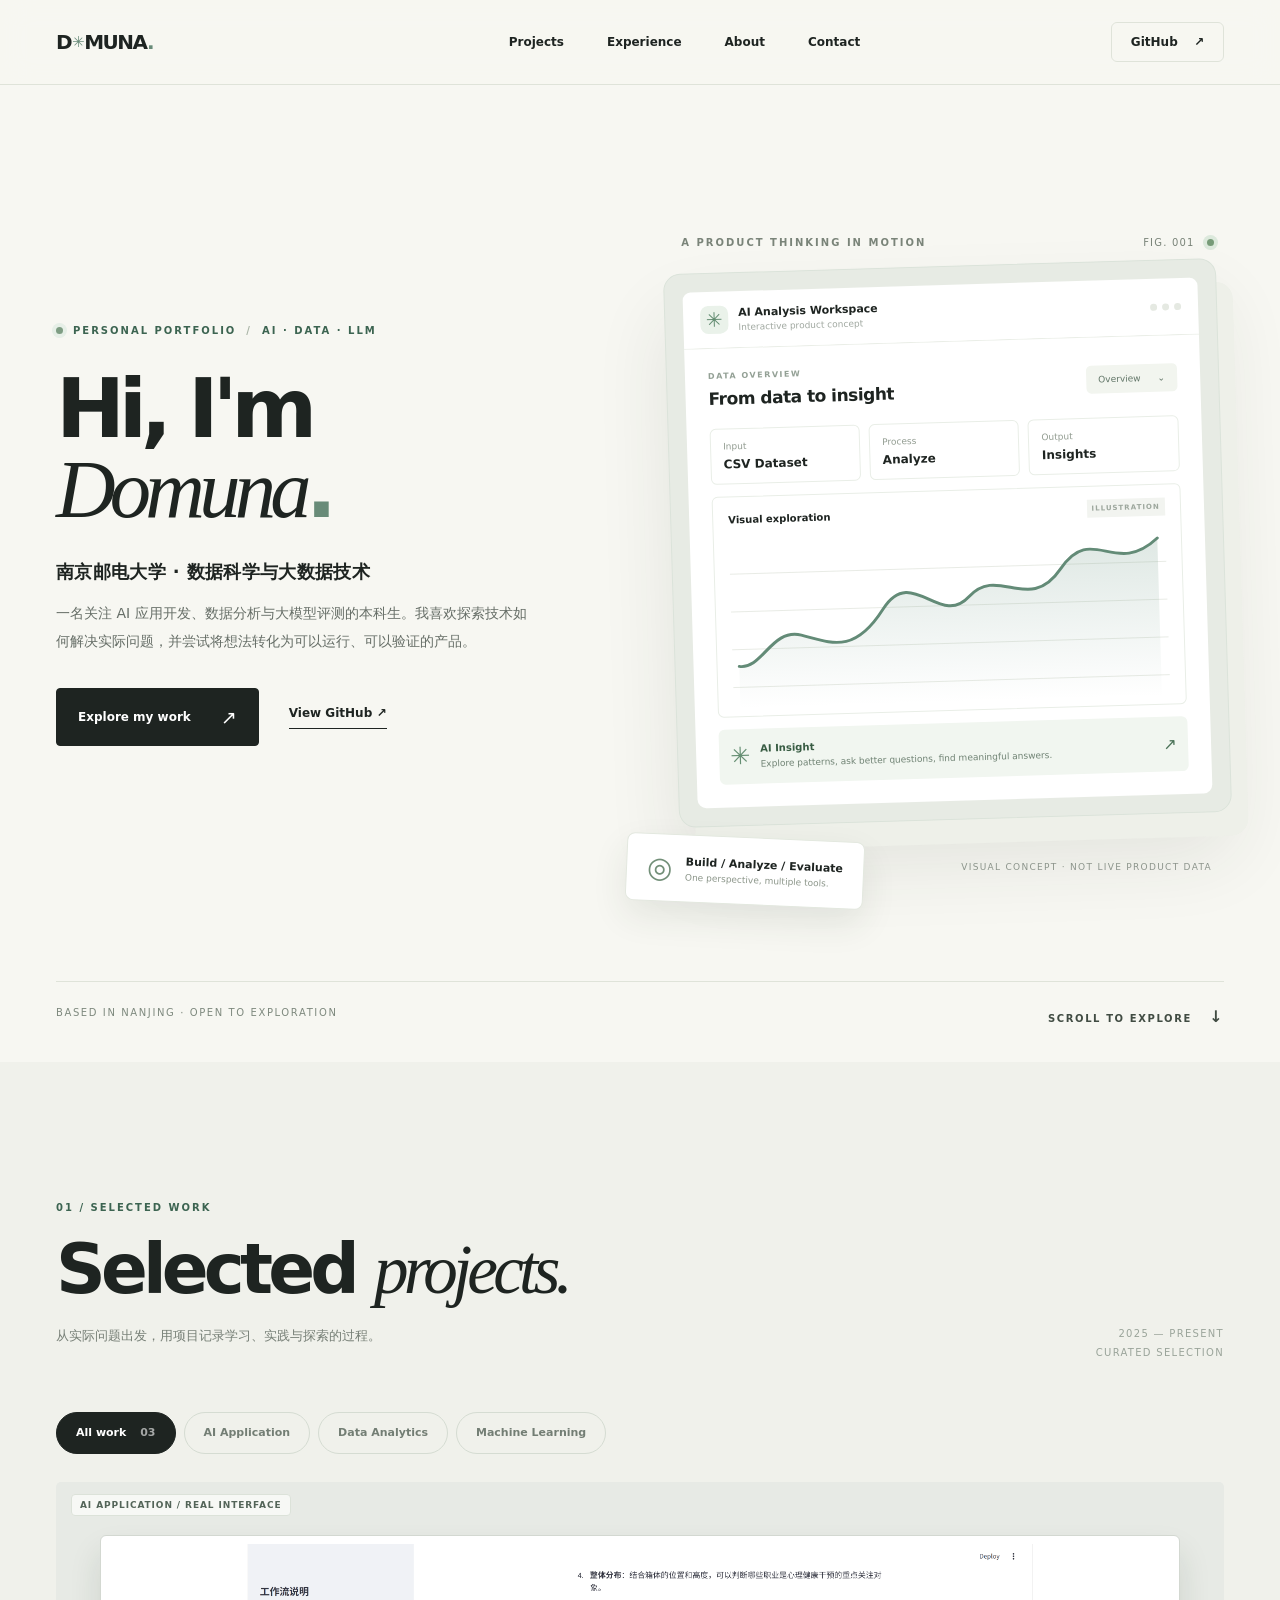
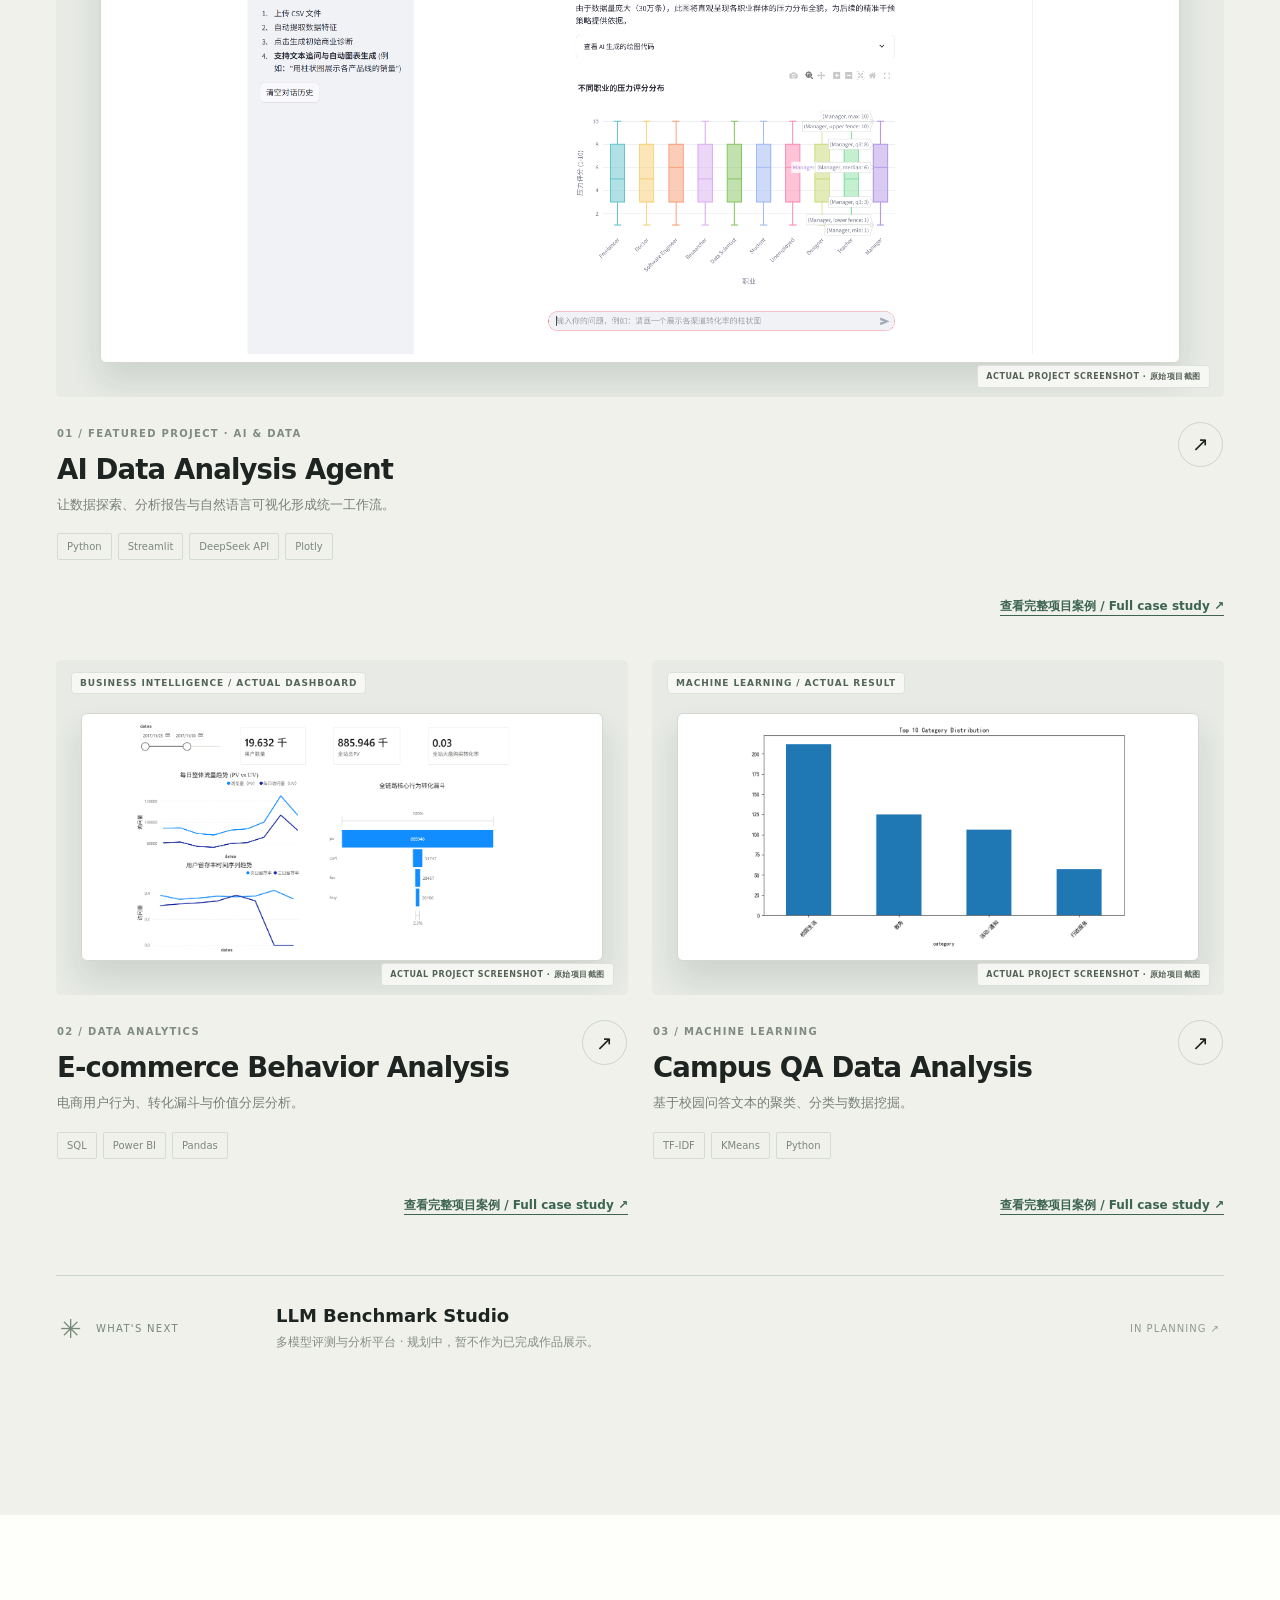
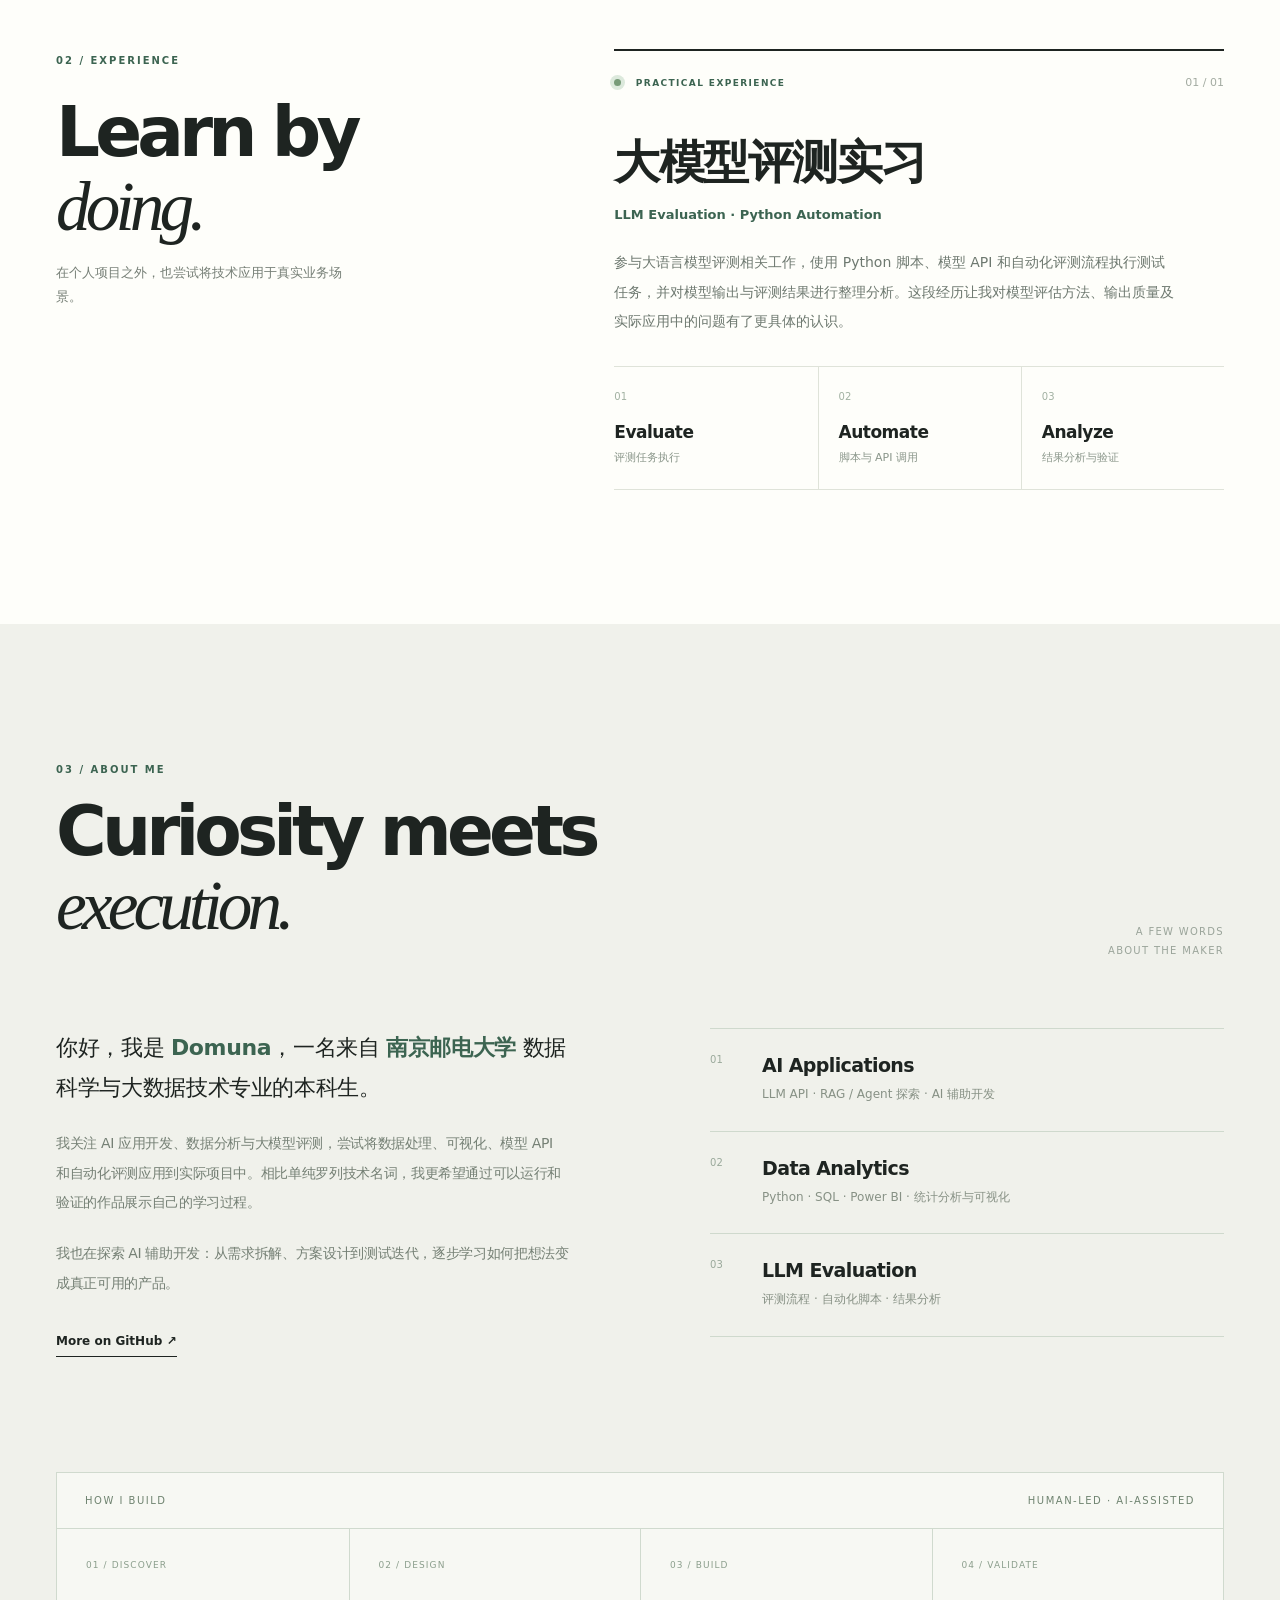
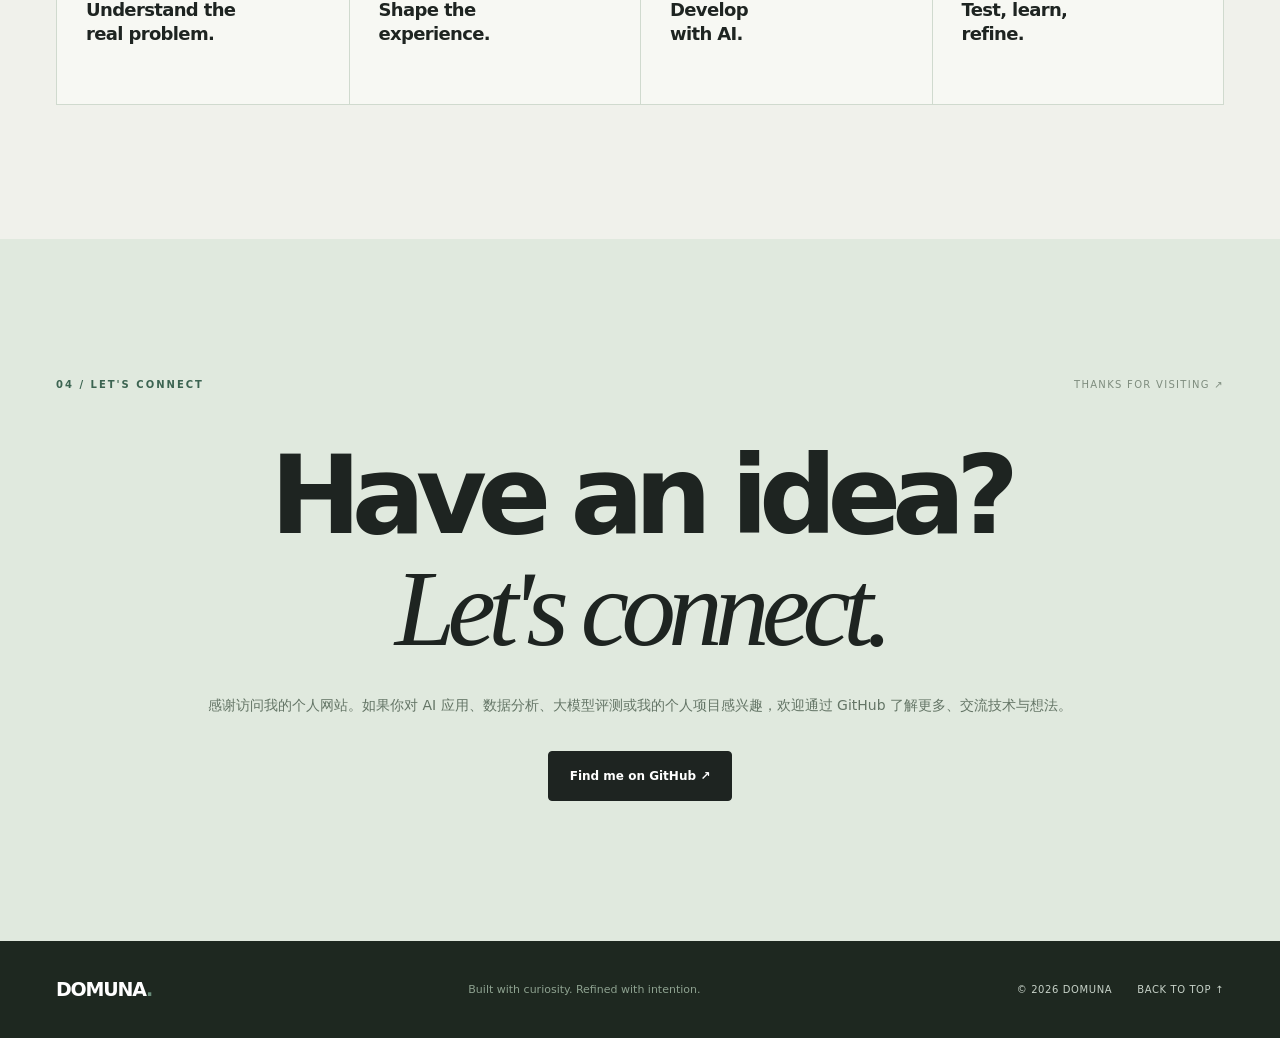
<file: index.html>
<!doctype html>
<html lang="zh-CN">
<head>
  <meta charset="UTF-8" />
  <meta name="viewport" content="width=device-width, initial-scale=1, viewport-fit=cover" />
  <meta name="theme-color" content="#f7f7f2" />
  <meta name="description" content="Domuna 的 AI 与数据作品集：AI 应用开发、数据分析和大模型评测实践。" />
  <link rel="canonical" href="https://domuna.github.io/" />
  <meta name="robots" content="index,follow,max-image-preview:large" />
  <meta property="og:type" content="website" />
  <meta property="og:site_name" content="Domuna · Personal Portfolio" />
  <meta property="og:title" content="Domuna — AI & Data Portfolio" />
  <meta property="og:description" content="南京邮电大学数据科学与大数据技术专业学生的个人作品集：AI 应用开发、数据分析与大模型评测实践。" />
  <meta property="og:url" content="https://domuna.github.io/" />
  <meta property="og:image" content="https://domuna.github.io/social-cover.svg" />
  <meta property="og:image:width" content="1200" />
  <meta property="og:image:height" content="630" />
  <meta name="twitter:card" content="summary_large_image" />
  <meta name="twitter:title" content="Domuna — AI & Data Portfolio" />
  <meta name="twitter:description" content="AI 应用开发、数据分析与大模型评测项目作品集" />
  <meta name="twitter:image" content="https://domuna.github.io/social-cover.svg" />
  <title>Domuna — AI & Data Portfolio</title>
  <link rel="icon" type="image/svg+xml" href="./favicon.svg" />
  <link rel="stylesheet" href="./styles.css" />
  <script src="./script.js" defer></script>
</head>
<body>
  <div class="progress-track" aria-hidden="true"><div id="scrollProgress"></div></div>
  <header class="site-header" id="top">
    <div class="container header-inner">
      <a class="wordmark" href="#top" aria-label="Domuna，回到首页">D<span class="wordmark-star">✳</span>MUNA<span class="wordmark-dot">.</span></a>
      <nav class="desktop-nav" aria-label="主要导航">
        <a href="#work">Projects</a><a href="#experience">Experience</a><a href="#about">About</a><a href="#contact">Contact</a>
      </nav>
      <div class="header-actions">
        <a href="https://github.com/Domuna" target="_blank" rel="noopener noreferrer" class="header-github">GitHub <span aria-hidden="true">↗</span></a>
        <button class="menu-toggle" id="menuToggle" aria-controls="mobileNav" aria-expanded="false" aria-label="打开导航菜单"><span></span><span></span></button>
      </div>
    </div>
    <nav id="mobileNav" class="mobile-nav" aria-label="移动端导航" hidden>
      <a href="#work">Projects <span>01</span></a><a href="#experience">Experience <span>02</span></a><a href="#about">About <span>03</span></a><a href="#contact">Contact <span>04</span></a>
    </nav>
  </header>
  <main>
    <section class="hero container" aria-labelledby="heroTitle">
      <div class="hero-copy reveal">
        <div class="eyebrow"><span class="eyebrow-mark"></span>PERSONAL PORTFOLIO <span class="eyebrow-divider">/</span> AI · DATA · LLM</div>
        <h1 id="heroTitle">Hi, I'm<br/><em>Domuna</em><span class="display-dot">.</span></h1>
        <p class="hero-zh">南京邮电大学 · 数据科学与大数据技术</p>
        <p class="hero-description">一名关注 AI 应用开发、数据分析与大模型评测的本科生。我喜欢探索技术如何解决实际问题，并尝试将想法转化为可以运行、可以验证的产品。</p>
        <div class="hero-links">
          <a class="primary-button" href="#work">Explore my work <span aria-hidden="true">↗</span></a>
          <a class="text-link" href="https://github.com/Domuna" target="_blank" rel="noopener noreferrer">View GitHub <span aria-hidden="true">↗</span></a>
        </div>
      </div>
      <div class="hero-showcase reveal" aria-label="产品工作流程的概念可视化，不代表真实项目运行结果">
        <div class="showcase-topline"><span class="small-caps">A PRODUCT THINKING IN MOTION</span><span class="showcase-index">FIG. 001 <span class="signal-dot"></span></span></div>
        <div class="dashboard-shell">
          <div class="dash-heading"><div class="dash-app-icon">✳</div><div><strong>AI Analysis Workspace</strong><span>Interactive product concept</span></div><div class="window-controls"><i></i><i></i><i></i></div></div>
          <div class="dash-inner">
            <div class="dash-toolbar"><div class="toolbar-text"><span class="tiny-label">DATA OVERVIEW</span><strong>From data to insight</strong></div><div class="fake-dropdown">Overview <span>⌄</span></div></div>
            <div class="dash-metrics"><div><span>Input</span><strong>CSV Dataset</strong></div><div><span>Process</span><strong>Analyze</strong></div><div><span>Output</span><strong>Insights</strong></div></div>
            <div class="chart-block"><div class="chart-header"><span>Visual exploration</span><span class="chart-badge">ILLUSTRATION</span></div><svg class="hero-graph" viewBox="0 0 520 205" role="img" aria-label="示意趋势折线图，并非真实统计数据" preserveAspectRatio="none"><defs><linearGradient id="areaFill" x1="0" x2="0" y1="0" y2="1"><stop offset="0%" stop-color="#789f8e" stop-opacity=".24"/><stop offset="100%" stop-color="#789f8e" stop-opacity="0"/></linearGradient></defs><g stroke="#e4e8e1" stroke-width="1"><path d="M0 45H520M0 90H520M0 135H520M0 180H520" /></g><path d="M8 155 C35 160 48 110 83 120 S145 145 181 92 S248 117 284 80 S355 104 394 50 S458 63 510 17 L510 205L8 205Z" fill="url(#areaFill)"/><path class="animated-chart-path" d="M8 155 C35 160 48 110 83 120 S145 145 181 92 S248 117 284 80 S355 104 394 50 S458 63 510 17" fill="none" stroke="#638b77" stroke-width="3.5" stroke-linecap="round"/></svg></div>
            <div class="dash-insight"><span class="insight-icon">✳</span><p><strong>AI Insight</strong><br/>Explore patterns, ask better questions, find meaningful answers.</p><span aria-hidden="true">↗</span></div>
          </div>
        </div>
        <div class="floating-note"><span class="float-orbit" aria-hidden="true">◎</span><div><strong>Build / Analyze / Evaluate</strong><small>One perspective, multiple tools.</small></div></div>
        <div class="concept-note">VISUAL CONCEPT · NOT LIVE PRODUCT DATA</div>
      </div>
      <div class="hero-footer"><span>BASED IN NANJING · OPEN TO EXPLORATION</span><a href="#work">SCROLL TO EXPLORE <span>↓</span></a></div>
    </section>

    <section class="section work-section" id="work" aria-labelledby="workTitle">
      <div class="container">
        <div class="section-head reveal"><div><span class="section-number">01 / SELECTED WORK</span><h2 id="workTitle">Selected <em>projects.</em></h2><p>从实际问题出发，用项目记录学习、实践与探索的过程。</p></div><span class="section-aside">2025 — PRESENT<br/>CURATED SELECTION</span></div>
        <div class="filters" role="group" aria-label="筛选项目">
          <button class="filter active" data-filter="all" aria-pressed="true">All work <span>03</span></button>
          <button class="filter" data-filter="ai" aria-pressed="false">AI Application</button>
          <button class="filter" data-filter="data" aria-pressed="false">Data Analytics</button>
          <button class="filter" data-filter="ml" aria-pressed="false">Machine Learning</button>
        </div>
        <div class="projects-grid" id="projectsGrid">
          <article class="project-card project-featured reveal" data-categories="ai data">
            <button class="project-open" data-project="agent" aria-label="查看 AI Data Analysis Agent 项目详情">
              <div class="project-art real-screenshot-art agent-art">
 <span class="art-corner-label">AI APPLICATION / REAL INTERFACE</span>
 <div class="real-screenshot-frame"><img src="./assets/agent-visualization.png" alt="AI Data Analysis Agent 真实运行截图：Streamlit 页面生成的 Plotly 图表" loading="lazy" decoding="async"></div>
 <span class="visual-disclaimer">ACTUAL PROJECT SCREENSHOT · 原始项目截图</span>
 </div>
 <div class="project-info"><div><span class="project-meta">01 / FEATURED PROJECT · AI & DATA</span><h3>AI Data Analysis Agent</h3><p>让数据探索、分析报告与自然语言可视化形成统一工作流。</p><div class="tag-list"><span>Python</span><span>Streamlit</span><span>DeepSeek API</span><span>Plotly</span></div></div><span class="project-arrow" aria-hidden="true">↗</span></div>
            </button>
            <div class="featured-case-link"><a href="./projects/ai-data-analysis-agent/">查看完整项目案例 / Full case study <span aria-hidden="true">↗</span></a></div>
          </article>
          <article class="project-card reveal" data-categories="data">
            <button class="project-open" data-project="ecommerce" aria-label="查看 E-commerce Behavior Analysis 项目详情">
              <div class="project-art real-screenshot-art commerce-art">
 <span class="art-corner-label">BUSINESS INTELLIGENCE / ACTUAL DASHBOARD</span>
 <div class="real-screenshot-frame"><img src="./assets/ecommerce-funnel.png" alt="电商用户行为分析项目真实 Power BI 流量与转化漏斗看板" loading="lazy" decoding="async"></div>
 <span class="visual-disclaimer">ACTUAL PROJECT SCREENSHOT · 原始项目截图</span>
 </div>
 <div class="project-info"><div><span class="project-meta">02 / DATA ANALYTICS</span><h3>E-commerce Behavior Analysis</h3><p>电商用户行为、转化漏斗与价值分层分析。</p><div class="tag-list"><span>SQL</span><span>Power BI</span><span>Pandas</span></div></div><span class="project-arrow" aria-hidden="true">↗</span></div>
            </button>
            <div class="featured-case-link"><a href="./projects/ecommerce-behavior-analysis/">查看完整项目案例 / Full case study <span aria-hidden="true">↗</span></a></div>
          </article>
          <article class="project-card reveal" data-categories="data ml">
            <button class="project-open" data-project="campus" aria-label="查看 Campus QA Data Analysis 项目详情">
              <div class="project-art real-screenshot-art campus-art">
 <span class="art-corner-label">MACHINE LEARNING / ACTUAL RESULT</span>
 <div class="real-screenshot-frame"><img src="./assets/campus-categories.png" alt="校园问答文本数据挖掘项目实际生成的问题类型分布统计图" loading="lazy" decoding="async"></div>
 <span class="visual-disclaimer">ACTUAL PROJECT SCREENSHOT · 原始项目截图</span>
 </div>
 <div class="project-info"><div><span class="project-meta">03 / MACHINE LEARNING</span><h3>Campus QA Data Analysis</h3><p>基于校园问答文本的聚类、分类与数据挖掘。</p><div class="tag-list"><span>TF-IDF</span><span>KMeans</span><span>Python</span></div></div><span class="project-arrow" aria-hidden="true">↗</span></div>
            </button>
            <div class="featured-case-link"><a href="./projects/campus-qa-data-analysis/">查看完整项目案例 / Full case study <span aria-hidden="true">↗</span></a></div>
          </article>
        </div>
        <div id="emptyResults" class="empty-results" hidden>这个分类暂时没有更多公开项目。</div>
        <div class="future-strip reveal"><div class="future-label"><span class="small-orbit">✳</span><span>WHAT'S NEXT</span></div><div><strong>LLM Benchmark Studio</strong><p>多模型评测与分析平台 · 规划中，暂不作为已完成作品展示。</p></div><span class="future-status">IN PLANNING ↗</span></div>
      </div>
    </section>

    <section class="section experience-section" id="experience" aria-labelledby="experienceTitle"><div class="container experience-layout"><div class="section-sticky reveal"><span class="section-number">02 / EXPERIENCE</span><h2 id="experienceTitle">Learn by<br/><em>doing.</em></h2><p>在个人项目之外，也尝试将技术应用于真实业务场景。</p></div><div class="experience-content reveal"><div class="exp-top"><span class="exp-pill"><span class="signal-dot"></span> PRACTICAL EXPERIENCE</span><span class="exp-index">01 / 01</span></div><h3>大模型评测实习</h3><p class="exp-sub">LLM Evaluation · Python Automation</p><p class="exp-description">参与大语言模型评测相关工作，使用 Python 脚本、模型 API 和自动化评测流程执行测试任务，并对模型输出与评测结果进行整理分析。这段经历让我对模型评估方法、输出质量及实际应用中的问题有了更具体的认识。</p><div class="exp-steps"><div><span>01</span><strong>Evaluate</strong><small>评测任务执行</small></div><div><span>02</span><strong>Automate</strong><small>脚本与 API 调用</small></div><div><span>03</span><strong>Analyze</strong><small>结果分析与验证</small></div></div></div></div></section>

    <section class="section about-section" id="about" aria-labelledby="aboutTitle"><div class="container"><div class="section-head reveal"><div><span class="section-number">03 / ABOUT ME</span><h2 id="aboutTitle">Curiosity meets<br/><em>execution.</em></h2></div><span class="section-aside">A FEW WORDS<br/>ABOUT THE MAKER</span></div><div class="about-grid"><div class="about-intro reveal">
<p>你好，我是 <span>Domuna</span>，一名来自 <span>南京邮电大学</span> 数据科学与大数据技术专业的本科生。</p>
<p>我关注 AI 应用开发、数据分析与大模型评测，尝试将数据处理、可视化、模型 API 和自动化评测应用到实际项目中。相比单纯罗列技术名词，我更希望通过可以运行和验证的作品展示自己的学习过程。</p>
<p>我也在探索 AI 辅助开发：从需求拆解、方案设计到测试迭代，逐步学习如何把想法变成真正可用的产品。</p>
<a class="underlined-link" href="https://github.com/Domuna" target="_blank" rel="noopener noreferrer">More on GitHub ↗</a></div><div class="capabilities reveal"><div class="cap-line"><span>01</span><div><h3>AI Applications</h3><p>LLM API · RAG / Agent 探索 · AI 辅助开发</p></div></div><div class="cap-line"><span>02</span><div><h3>Data Analytics</h3><p>Python · SQL · Power BI · 统计分析与可视化</p></div></div><div class="cap-line"><span>03</span><div><h3>LLM Evaluation</h3><p>评测流程 · 自动化脚本 · 结果分析</p></div></div></div></div><div class="process-block reveal"><div class="process-head"><span>HOW I BUILD</span><span>HUMAN-LED · AI-ASSISTED</span></div><div class="process-grid"><div><span>01 / DISCOVER</span><strong>Understand the<br/>real problem.</strong></div><div><span>02 / DESIGN</span><strong>Shape the<br/>experience.</strong></div><div><span>03 / BUILD</span><strong>Develop<br/>with AI.</strong></div><div><span>04 / VALIDATE</span><strong>Test, learn,<br/>refine.</strong></div></div></div></div></section>

    <section class="contact-section" id="contact" aria-labelledby="contactTitle"><div class="container contact-inner reveal"><div class="contact-header"><span class="section-number">04 / LET'S CONNECT</span><span>THANKS FOR VISITING ↗</span></div><h2 id="contactTitle">Have an idea?<br/><em>Let's connect.</em></h2><p>感谢访问我的个人网站。如果你对 AI 应用、数据分析、大模型评测或我的个人项目感兴趣，欢迎通过 GitHub 了解更多、交流技术与想法。</p><div class="contact-buttons"><a class="primary-button" href="https://github.com/Domuna" target="_blank" rel="noopener noreferrer">Find me on GitHub ↗</a></div></div></section>
  </main>
  <footer class="site-footer"><div class="container footer-inner"><a class="footer-logo" href="#top">DOMUNA<span>.</span></a><p>Built with curiosity. Refined with intention.</p><div><span>© 2026 DOMUNA</span><a href="#top">BACK TO TOP ↑</a></div></div></footer>

  <dialog class="project-dialog" id="projectDialog" aria-labelledby="dialogTitle"><div class="dialog-scroll"><div class="dialog-top"><span class="dialog-kicker">PROJECT CASE STUDY · PREVIEW</span><button type="button" class="dialog-close" id="closeDialog" aria-label="关闭项目详情">×</button></div><div id="dialogBody"></div></div></dialog>
  <div class="toast" id="toast" role="status" aria-live="polite" hidden></div>
</body>
</html>
</file>
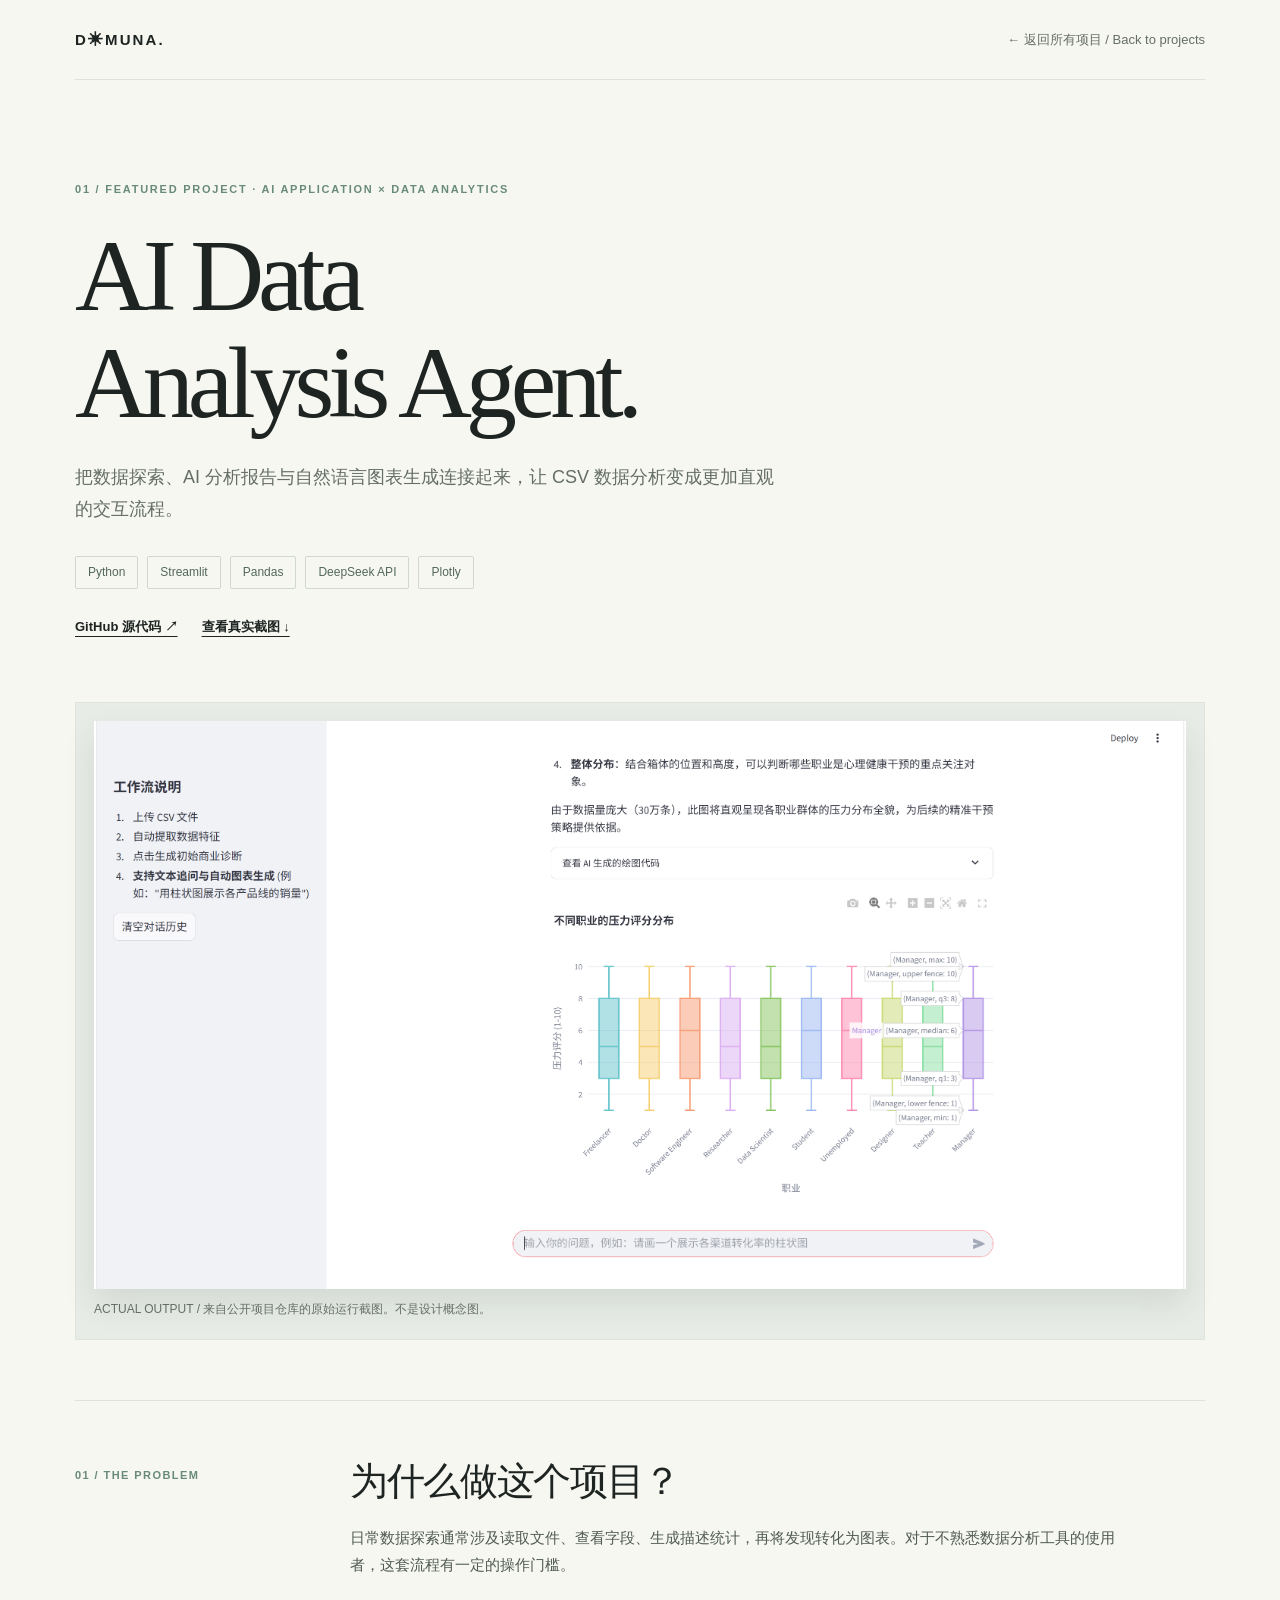
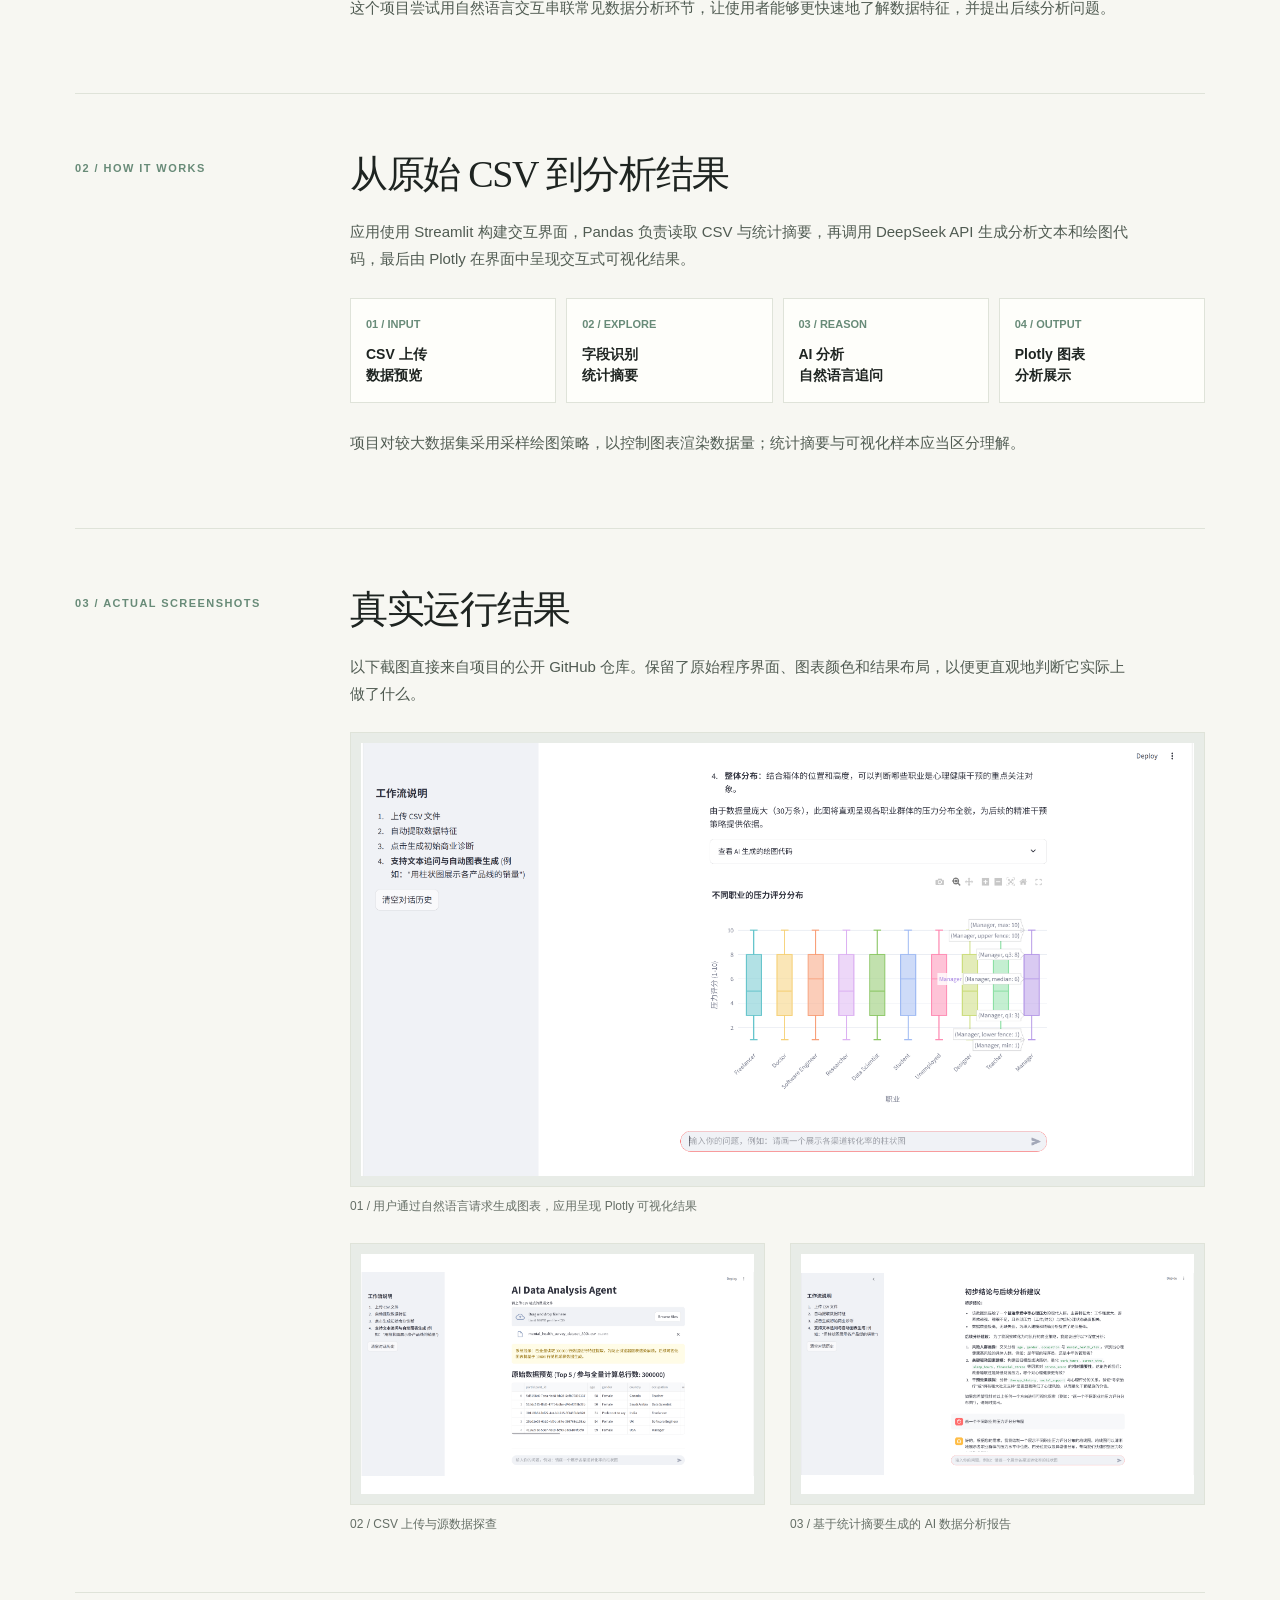
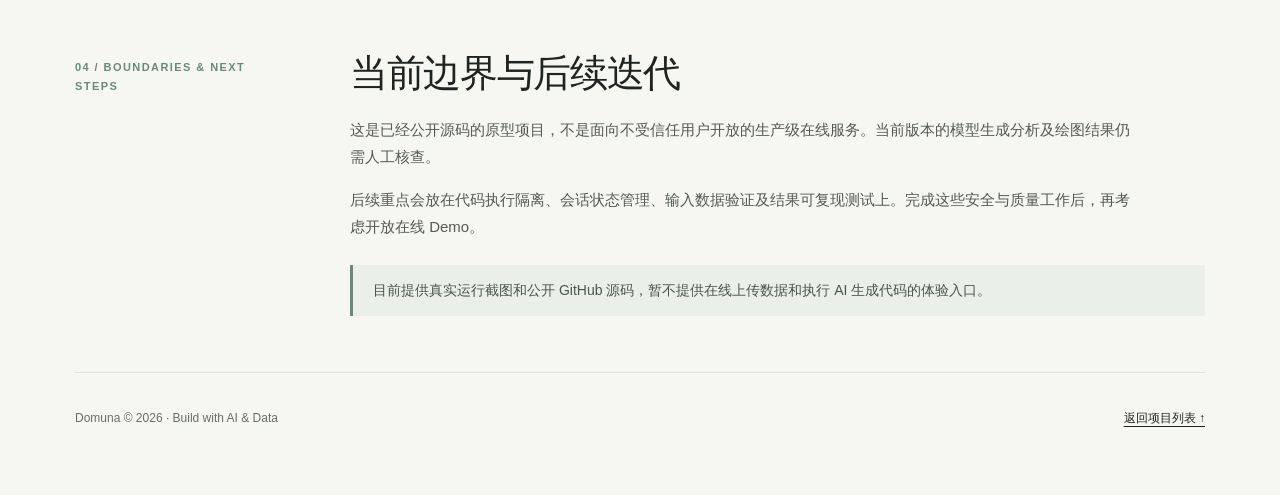
<file: projects/ai-data-analysis-agent/index.html>
<!doctype html>
<html lang="zh-CN">
<head>
<meta charset="UTF-8">
<meta name="viewport" content="width=device-width,initial-scale=1">
<meta name="theme-color" content="#f7f7f2">
<title>AI Data Analysis Agent — Case Study | Domuna</title>
<meta name="description" content="Domuna 的 AI Data Analysis Agent 项目案例：结合 Streamlit、Pandas、DeepSeek API 与 Plotly 的对话式数据分析应用，展示真实运行截图、设计思路与当前局限。">
<link rel="canonical" href="https://domuna.github.io/projects/ai-data-analysis-agent/">
<link rel="icon" type="image/svg+xml" href="../../favicon.svg">
<meta property="og:type" content="article">
<meta property="og:title" content="AI Data Analysis Agent — Domuna">
<meta property="og:description" content="真实项目截图、数据分析工作流与 AI 应用开发案例。">
<meta property="og:url" content="https://domuna.github.io/projects/ai-data-analysis-agent/">
<meta property="og:image" content="https://domuna.github.io/assets/agent-visualization.png">
<style>
:root{color-scheme:light;--bg:#f7f7f2;--ink:#1e2421;--muted:#656e66;--sage:#688b78;--line:#dfe3d9;--paper:#fefefa}
*{box-sizing:border-box}html{scroll-behavior:smooth}body{margin:0;background:var(--bg);color:var(--ink);font-family:Inter,-apple-system,BlinkMacSystemFont,"PingFang SC","Microsoft YaHei",sans-serif;line-height:1.8;-webkit-font-smoothing:antialiased}
a{color:inherit}a:focus-visible{outline:3px solid var(--sage);outline-offset:4px}img{max-width:100%}.wrap{width:min(1130px,calc(100% - 96px));margin-inline:auto}
nav{border-bottom:1px solid var(--line);display:flex;align-items:center;justify-content:space-between;min-height:80px;gap:24px}nav a{text-decoration:none;font-weight:600}nav .brand{letter-spacing:.14em;font-size:15px}nav .back{font-size:13px;color:var(--muted);font-weight:500}
.eyebrow{text-transform:uppercase;letter-spacing:.16em;color:var(--sage);font-size:11px;font-weight:700}.hero{padding:100px 0 48px}.hero h1{font:normal clamp(48px,8vw,106px)/1.05 Georgia,"Times New Roman",serif;letter-spacing:-.06em;max-width:850px;margin:22px 0 24px}.hero p{color:var(--muted);max-width:700px;font-size:18px;margin:0 0 30px}.tags{display:flex;flex-wrap:wrap;gap:9px;margin:20px 0 26px}.tags span{border:1px solid #cfd8cb;border-radius:2px;padding:5px 12px;color:#53685a;font-size:12px}.links{display:flex;gap:24px;flex-wrap:wrap}.links a{text-underline-offset:5px;font-size:13px;font-weight:600}
.hero-image{padding:18px;background:#e8ece7;border:1px solid var(--line);margin:15px 0 60px}.hero-image img{display:block;width:100%;object-fit:contain;background:white;box-shadow:0 15px 30px #1c31221a}.caption{margin-top:10px;font-size:12px;color:var(--muted)}
section.case{display:grid;grid-template-columns:210px 1fr;gap:65px;padding:56px 0;border-top:1px solid var(--line)}section.case h2{font:normal clamp(27px,3vw,38px)/1.3 Georgia,serif;letter-spacing:-.035em;margin:0 0 18px}section.case p{margin:0 0 16px;max-width:780px;color:#505b52;font-size:15px}.side{font-size:11px;letter-spacing:.13em;text-transform:uppercase;color:var(--sage);padding-top:9px;font-weight:700}
.flow{display:grid;grid-template-columns:repeat(4,minmax(0,1fr));gap:10px;margin:26px 0}.flow div{border:1px solid var(--line);background:var(--paper);padding:16px 15px;min-height:105px}.flow b{display:block;font-size:11px;color:var(--sage);margin-bottom:10px}.flow strong{font-size:14px;line-height:1.5;display:block}
.gallery{display:grid;grid-template-columns:1fr 1fr;gap:25px;margin-top:25px}.gallery figure{margin:0;min-width:0}.gallery a{display:block;background:#e8ece7;padding:10px;border:1px solid var(--line);text-decoration:none}.gallery img{display:block;width:100%;height:240px;object-fit:contain;background:white}.gallery figcaption{font-size:12px;color:var(--muted);padding-top:9px}.gallery .wide{grid-column:1/-1}.gallery .wide img{height:auto;max-height:610px;object-fit:contain}
.callout{border-left:3px solid var(--sage);padding:13px 20px;background:#eaf0e8;margin-top:25px;font-size:14px;color:#49564c}
footer{border-top:1px solid var(--line);padding:35px 0 65px;display:flex;align-items:center;justify-content:space-between;gap:20px;font-size:12px;color:var(--muted)}footer a{color:var(--ink);text-underline-offset:4px}
@media(max-width:750px){.wrap{width:calc(100% - 38px)}nav{min-height:65px}.hero{padding:70px 0 28px}.hero h1{font-size:clamp(43px,13vw,74px)}.hero p{font-size:15px}.hero-image{padding:6px;margin-bottom:30px}section.case{display:block;padding:36px 0}.side{margin:0 0 20px}.flow{grid-template-columns:repeat(2,minmax(0,1fr))}.gallery{grid-template-columns:1fr;gap:18px}.gallery .wide{grid-column:1}.gallery img,.gallery .wide img{height:auto;max-height:none}.links{gap:18px}footer{flex-wrap:wrap}}
@media(prefers-reduced-motion:reduce){html{scroll-behavior:auto}}
</style>
</head>
<body>
<div class="wrap">
<nav aria-label="页面导航"><a class="brand" href="../../">D✳MUNA.</a><a class="back" href="../../#work">← 返回所有项目 / Back to projects</a></nav>
<main>
<header class="hero">
<div class="eyebrow">01 / Featured Project · AI Application × Data Analytics</div>
<h1>AI Data<br>Analysis Agent.</h1>
<p>把数据探索、AI 分析报告与自然语言图表生成连接起来，让 CSV 数据分析变成更加直观的交互流程。</p>
<div class="tags"><span>Python</span><span>Streamlit</span><span>Pandas</span><span>DeepSeek API</span><span>Plotly</span></div>
<div class="links"><a href="https://github.com/Domuna/AI-Data-Analysis-Agent" target="_blank" rel="noopener noreferrer">GitHub 源代码 ↗</a><a href="#screenshots">查看真实截图 ↓</a></div>
</header>
<figure class="hero-image"><img src="../../assets/agent-visualization.png" alt="AI Data Analysis Agent 实际运行界面：基于用户自然语言指令生成的 Plotly 图表"><figcaption class="caption">ACTUAL OUTPUT / 来自公开项目仓库的原始运行截图。不是设计概念图。</figcaption></figure>
<section class="case" id="problem"><div class="side">01 / The problem</div><div><h2>为什么做这个项目？</h2><p>日常数据探索通常涉及读取文件、查看字段、生成描述统计，再将发现转化为图表。对于不熟悉数据分析工具的使用者，这套流程有一定的操作门槛。</p><p>这个项目尝试用自然语言交互串联常见数据分析环节，让使用者能够更快速地了解数据特征，并提出后续分析问题。</p></div></section>
<section class="case" id="solution"><div class="side">02 / How it works</div><div><h2>从原始 CSV 到分析结果</h2><p>应用使用 Streamlit 构建交互界面，Pandas 负责读取 CSV 与统计摘要，再调用 DeepSeek API 生成分析文本和绘图代码，最后由 Plotly 在界面中呈现交互式可视化结果。</p><div class="flow"><div><b>01 / INPUT</b><strong>CSV 上传<br>数据预览</strong></div><div><b>02 / EXPLORE</b><strong>字段识别<br>统计摘要</strong></div><div><b>03 / REASON</b><strong>AI 分析<br>自然语言追问</strong></div><div><b>04 / OUTPUT</b><strong>Plotly 图表<br>分析展示</strong></div></div><p>项目对较大数据集采用采样绘图策略，以控制图表渲染数据量；统计摘要与可视化样本应当区分理解。</p></div></section>
<section class="case" id="screenshots"><div class="side">03 / Actual screenshots</div><div><h2>真实运行结果</h2><p>以下截图直接来自项目的公开 GitHub 仓库。保留了原始程序界面、图表颜色和结果布局，以便更直观地判断它实际上做了什么。</p><div class="gallery">
<figure class="wide"><a href="../../assets/agent-visualization.png" target="_blank" rel="noopener noreferrer"><img src="../../assets/agent-visualization.png" loading="lazy" alt="对话式生成可视化图表的真实界面"></a><figcaption>01 / 用户通过自然语言请求生成图表，应用呈现 Plotly 可视化结果</figcaption></figure>
<figure><a href="../../assets/agent-data-preview.png" target="_blank" rel="noopener noreferrer"><img src="../../assets/agent-data-preview.png" loading="lazy" alt="上传 CSV 后的源数据探查真实截图"></a><figcaption>02 / CSV 上传与源数据探查</figcaption></figure>
<figure><a href="../../assets/agent-report.png" target="_blank" rel="noopener noreferrer"><img src="../../assets/agent-report.png" loading="lazy" alt="大模型生成数据分析报告的真实截图"></a><figcaption>03 / 基于统计摘要生成的 AI 数据分析报告</figcaption></figure>
</div></div></section>
<section class="case" id="reflection"><div class="side">04 / Boundaries & next steps</div><div><h2>当前边界与后续迭代</h2><p>这是已经公开源码的原型项目，不是面向不受信任用户开放的生产级在线服务。当前版本的模型生成分析及绘图结果仍需人工核查。</p><p>后续重点会放在代码执行隔离、会话状态管理、输入数据验证及结果可复现测试上。完成这些安全与质量工作后，再考虑开放在线 Demo。</p><div class="callout">目前提供真实运行截图和公开 GitHub 源码，暂不提供在线上传数据和执行 AI 生成代码的体验入口。</div></div></section>
</main>
<footer><span>Domuna © 2026 · Build with AI & Data</span><a href="../../#work">返回项目列表 ↑</a></footer>
</div>
</body>
</html>
</file>
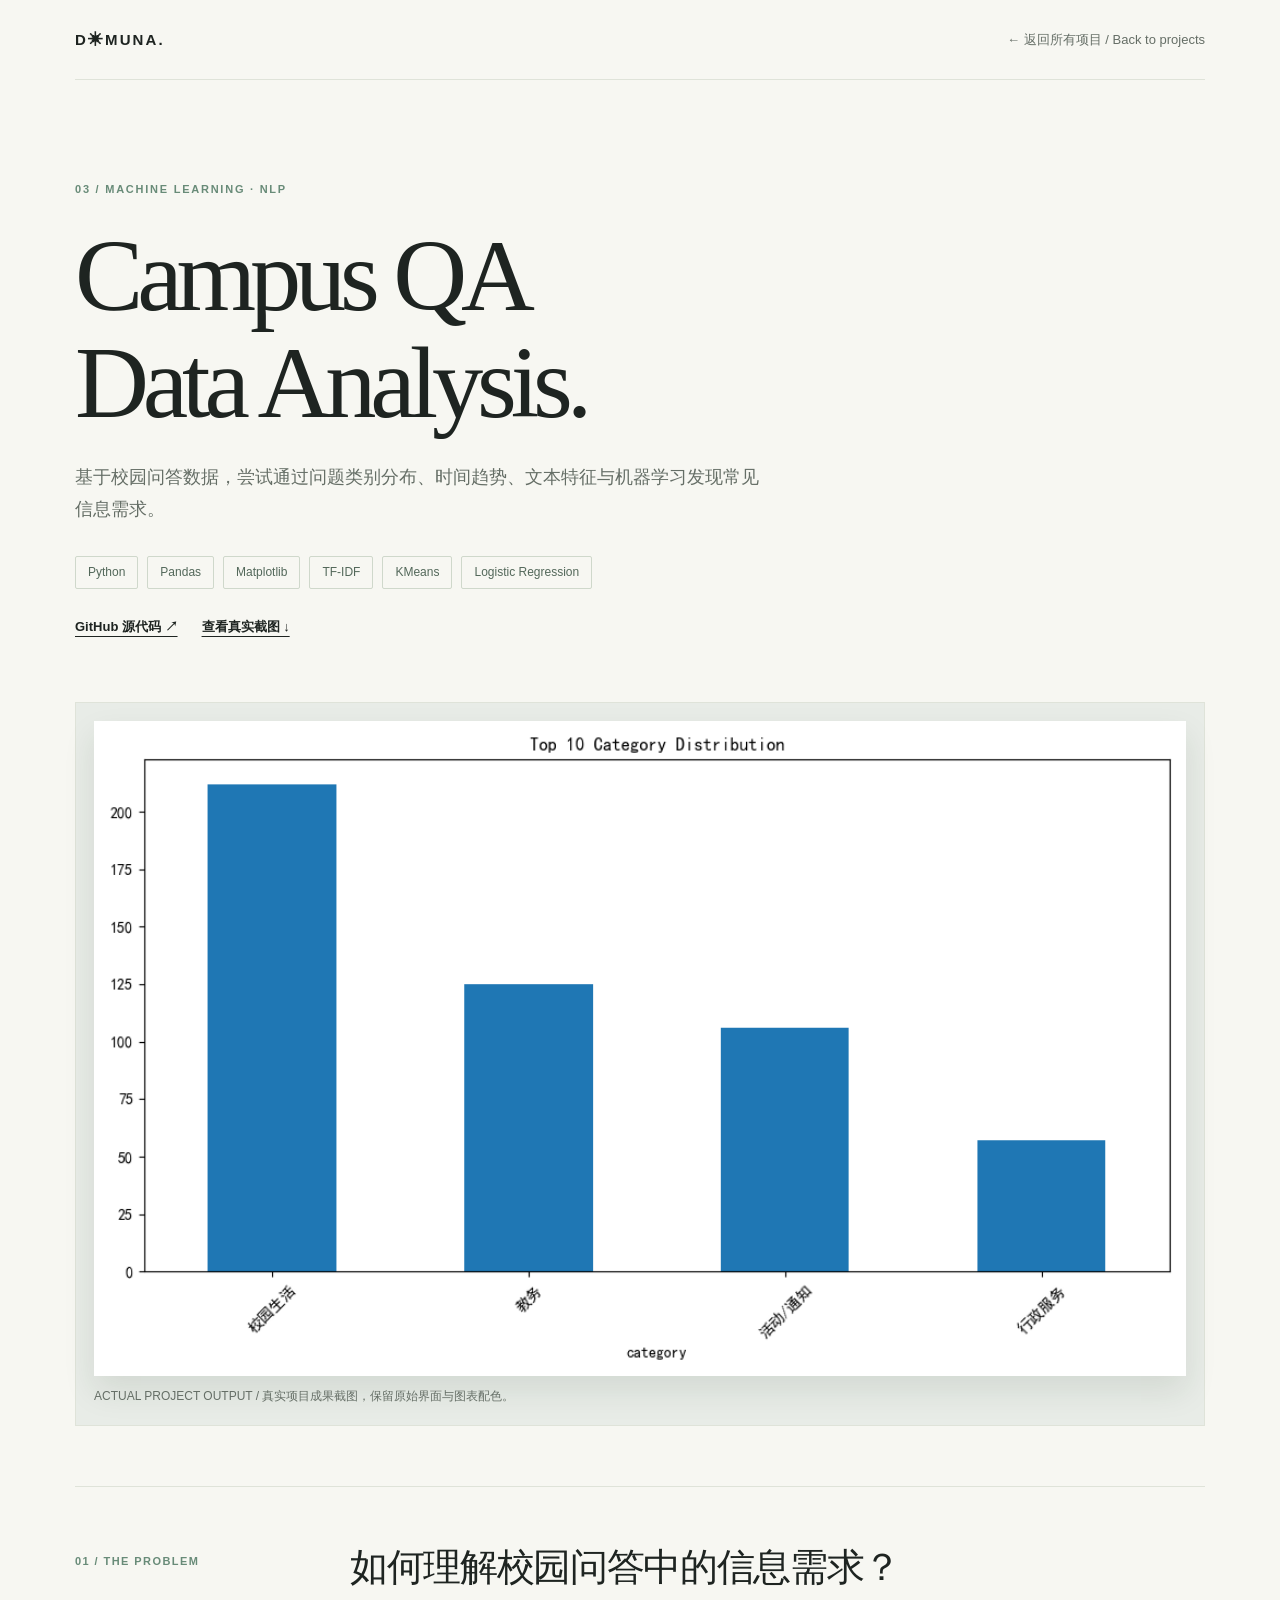
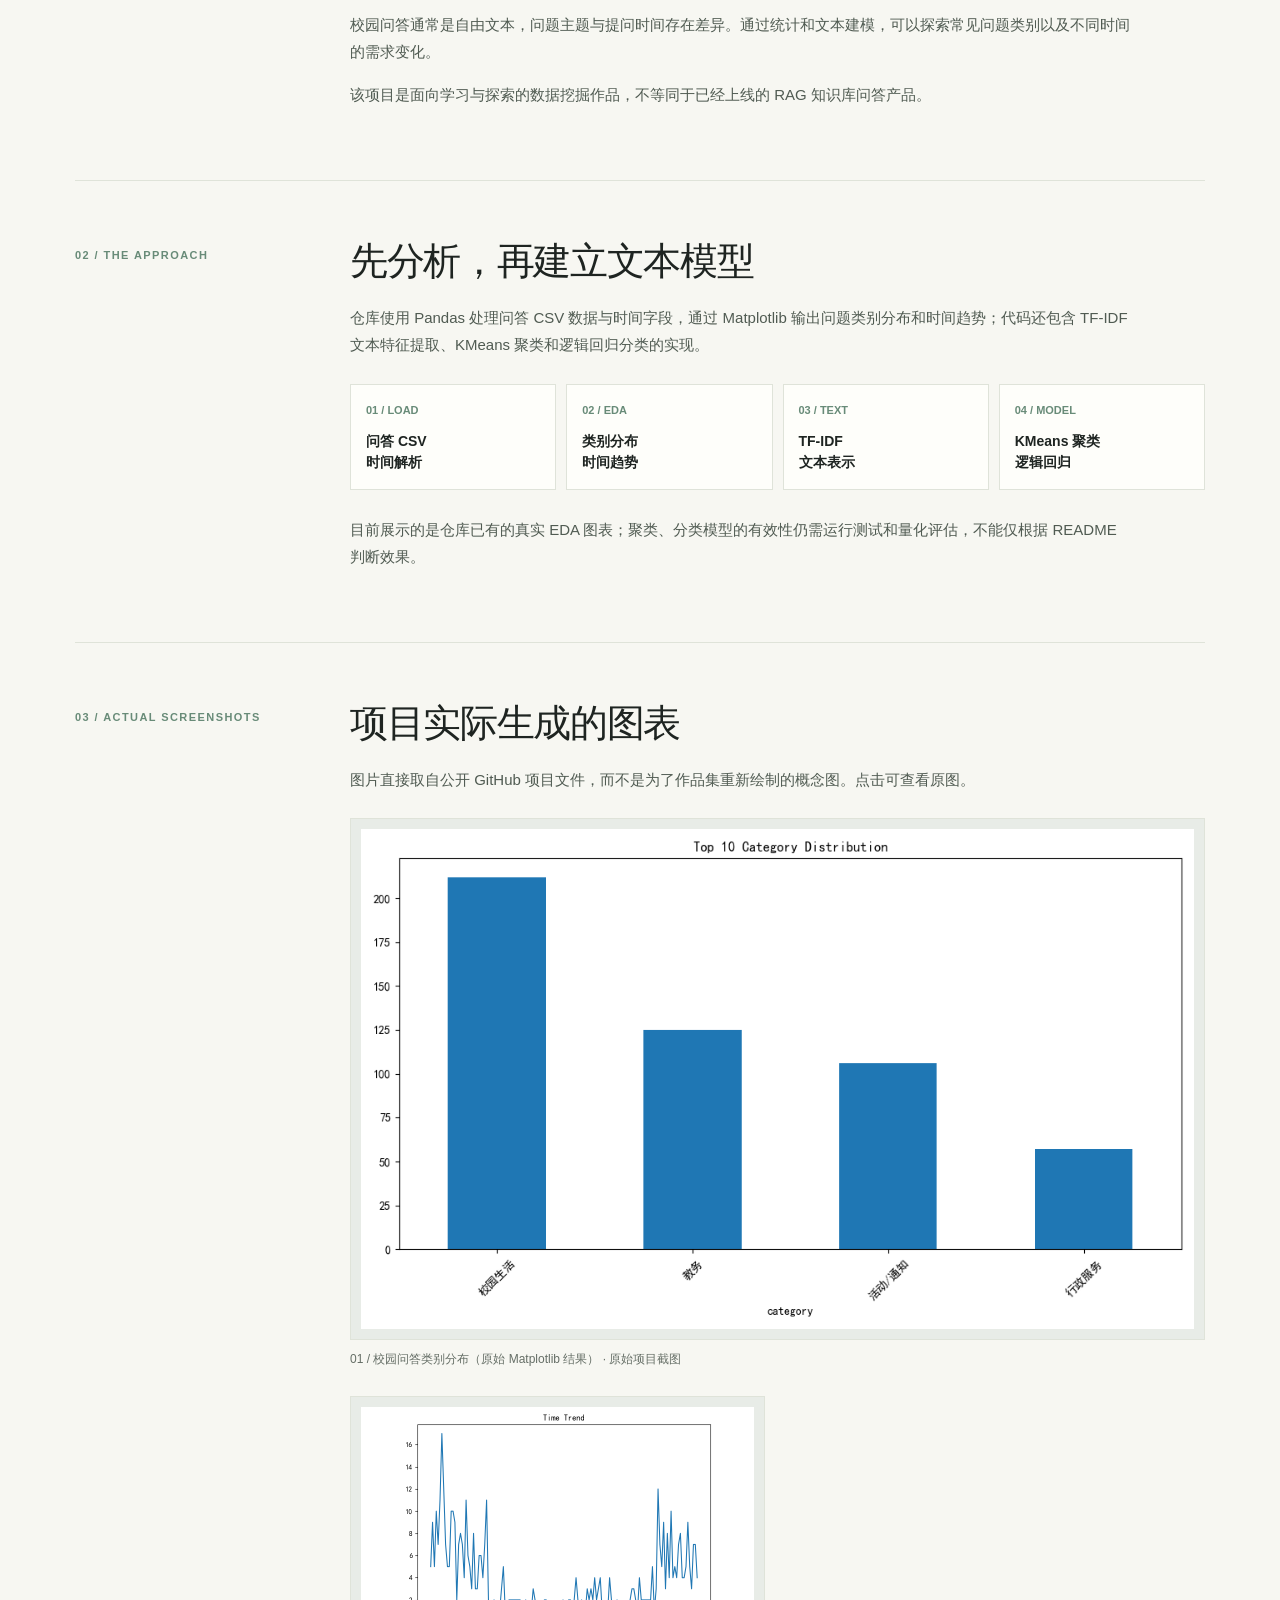
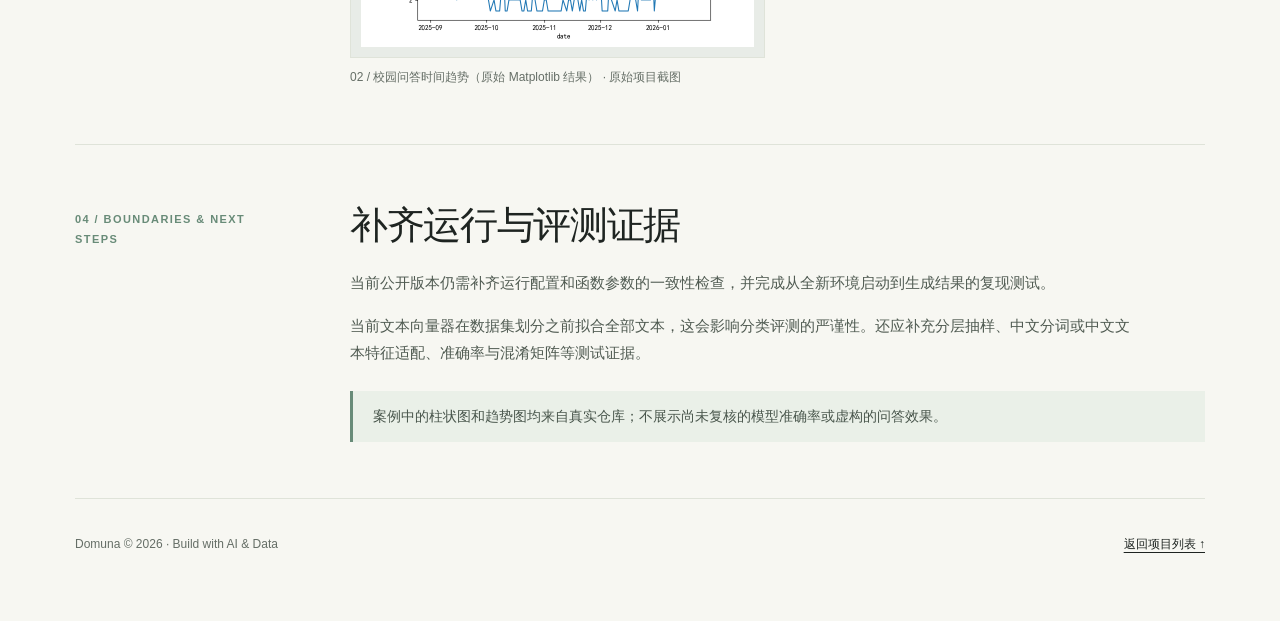
<file: projects/campus-qa-data-analysis/index.html>
<!doctype html><html lang="zh-CN"><head>
<meta charset="UTF-8"><meta name="viewport" content="width=device-width,initial-scale=1"><meta name="theme-color" content="#f7f7f2">
<title>Campus QA Data Analysis — Case Study | Domuna</title>
<meta name="description" content="Domuna 校园问答数据分析案例：类别分布与时间趋势真实图表、TF-IDF、KMeans 与逻辑回归方法，以及现阶段可复现性改进计划。">
<link rel="canonical" href="https://domuna.github.io/projects/campus-qa-data-analysis/"><link rel="icon" type="image/svg+xml" href="../../favicon.svg">
<meta property="og:type" content="article"><meta property="og:title" content="Campus QA Data Analysis — Domuna"><meta property="og:description" content="基于校园问答数据，尝试通过问题类别分布、时间趋势、文本特征与机器学习发现常见信息需求。">
<meta property="og:url" content="https://domuna.github.io/projects/campus-qa-data-analysis/"><meta property="og:image" content="https://domuna.github.io/assets/campus-categories.png">
<style>
:root{color-scheme:light;--bg:#f7f7f2;--ink:#1e2421;--muted:#656e66;--sage:#688b78;--line:#dfe3d9;--paper:#fefefa}
*{box-sizing:border-box}html{scroll-behavior:smooth}body{margin:0;background:var(--bg);color:var(--ink);font-family:Inter,-apple-system,BlinkMacSystemFont,"PingFang SC","Microsoft YaHei",sans-serif;line-height:1.8;-webkit-font-smoothing:antialiased}
a{color:inherit}a:focus-visible{outline:3px solid var(--sage);outline-offset:4px}img{max-width:100%}.wrap{width:min(1130px,calc(100% - 96px));margin-inline:auto}
nav{border-bottom:1px solid var(--line);display:flex;align-items:center;justify-content:space-between;min-height:80px;gap:24px}nav a{text-decoration:none;font-weight:600}nav .brand{letter-spacing:.14em;font-size:15px}nav .back{font-size:13px;color:var(--muted);font-weight:500}
.eyebrow{text-transform:uppercase;letter-spacing:.16em;color:var(--sage);font-size:11px;font-weight:700}.hero{padding:100px 0 48px}.hero h1{font:normal clamp(48px,8vw,106px)/1.05 Georgia,"Times New Roman",serif;letter-spacing:-.06em;max-width:850px;margin:22px 0 24px}.hero p{color:var(--muted);max-width:700px;font-size:18px;margin:0 0 30px}.tags{display:flex;flex-wrap:wrap;gap:9px;margin:20px 0 26px}.tags span{border:1px solid #cfd8cb;border-radius:2px;padding:5px 12px;color:#53685a;font-size:12px}.links{display:flex;gap:24px;flex-wrap:wrap}.links a{text-underline-offset:5px;font-size:13px;font-weight:600}
.hero-image{padding:18px;background:#e8ece7;border:1px solid var(--line);margin:15px 0 60px}.hero-image img{display:block;width:100%;object-fit:contain;background:white;box-shadow:0 15px 30px #1c31221a}.caption{margin-top:10px;font-size:12px;color:var(--muted)}
section.case{display:grid;grid-template-columns:210px 1fr;gap:65px;padding:56px 0;border-top:1px solid var(--line)}section.case h2{font:normal clamp(27px,3vw,38px)/1.3 Georgia,serif;letter-spacing:-.035em;margin:0 0 18px}section.case p{margin:0 0 16px;max-width:780px;color:#505b52;font-size:15px}.side{font-size:11px;letter-spacing:.13em;text-transform:uppercase;color:var(--sage);padding-top:9px;font-weight:700}
.flow{display:grid;grid-template-columns:repeat(4,minmax(0,1fr));gap:10px;margin:26px 0}.flow div{border:1px solid var(--line);background:var(--paper);padding:16px 15px;min-height:105px}.flow b{display:block;font-size:11px;color:var(--sage);margin-bottom:10px}.flow strong{font-size:14px;line-height:1.5;display:block}
.gallery{display:grid;grid-template-columns:1fr 1fr;gap:25px;margin-top:25px}.gallery figure{margin:0;min-width:0}.gallery a{display:block;background:#e8ece7;padding:10px;border:1px solid var(--line);text-decoration:none}.gallery img{display:block;width:100%;height:240px;object-fit:contain;background:white}.gallery figcaption{font-size:12px;color:var(--muted);padding-top:9px}.gallery .wide{grid-column:1/-1}.gallery .wide img{height:auto;max-height:610px;object-fit:contain}
.callout{border-left:3px solid var(--sage);padding:13px 20px;background:#eaf0e8;margin-top:25px;font-size:14px;color:#49564c}
footer{border-top:1px solid var(--line);padding:35px 0 65px;display:flex;align-items:center;justify-content:space-between;gap:20px;font-size:12px;color:var(--muted)}footer a{color:var(--ink);text-underline-offset:4px}
@media(max-width:750px){.wrap{width:calc(100% - 38px)}nav{min-height:65px}.hero{padding:70px 0 28px}.hero h1{font-size:clamp(43px,13vw,74px)}.hero p{font-size:15px}.hero-image{padding:6px;margin-bottom:30px}section.case{display:block;padding:36px 0}.side{margin:0 0 20px}.flow{grid-template-columns:repeat(2,minmax(0,1fr))}.gallery{grid-template-columns:1fr;gap:18px}.gallery .wide{grid-column:1}.gallery img,.gallery .wide img{height:auto;max-height:none}.links{gap:18px}footer{flex-wrap:wrap}}
@media(prefers-reduced-motion:reduce){html{scroll-behavior:auto}}

code{background:#e8ece7;padding:1px 5px;border-radius:3px;font-size:.93em;overflow-wrap:anywhere}.hero-image img{max-height:760px;object-fit:contain}
</style></head><body><div class="wrap"><nav aria-label="页面导航"><a class="brand" href="../../">D✳MUNA.</a><a class="back" href="../../#work">← 返回所有项目 / Back to projects</a></nav>
<main><header class="hero"><div class="eyebrow">03 / Machine Learning · NLP</div><h1>Campus QA<br>Data Analysis.</h1><p>基于校园问答数据，尝试通过问题类别分布、时间趋势、文本特征与机器学习发现常见信息需求。</p>
<div class="tags"><span>Python</span><span>Pandas</span><span>Matplotlib</span><span>TF-IDF</span><span>KMeans</span><span>Logistic Regression</span></div><div class="links"><a href="https://github.com/Domuna/Campus-QA-Data-Analysis" target="_blank" rel="noopener noreferrer">GitHub 源代码 ↗</a><a href="#screenshots">查看真实截图 ↓</a></div></header>
<figure class="hero-image"><img src="../../assets/campus-categories.png" alt="校园问答数据项目生成的类别分布柱状统计图"><figcaption class="caption">ACTUAL PROJECT OUTPUT / 真实项目成果截图，保留原始界面与图表配色。</figcaption></figure>
<section class="case" id="problem"><div class="side">01 / The problem</div><div><h2>如何理解校园问答中的信息需求？</h2><p>校园问答通常是自由文本，问题主题与提问时间存在差异。通过统计和文本建模，可以探索常见问题类别以及不同时间的需求变化。</p><p>该项目是面向学习与探索的数据挖掘作品，不等同于已经上线的 RAG 知识库问答产品。</p></div></section>
<section class="case" id="solution"><div class="side">02 / The approach</div><div><h2>先分析，再建立文本模型</h2><p>仓库使用 Pandas 处理问答 CSV 数据与时间字段，通过 Matplotlib 输出问题类别分布和时间趋势；代码还包含 TF-IDF 文本特征提取、KMeans 聚类和逻辑回归分类的实现。</p><div class="flow"><div><b>01 / LOAD</b><strong>问答 CSV<br>时间解析</strong></div><div><b>02 / EDA</b><strong>类别分布<br>时间趋势</strong></div><div><b>03 / TEXT</b><strong>TF-IDF<br>文本表示</strong></div><div><b>04 / MODEL</b><strong>KMeans 聚类<br>逻辑回归</strong></div></div><p>目前展示的是仓库已有的真实 EDA 图表；聚类、分类模型的有效性仍需运行测试和量化评估，不能仅根据 README 判断效果。</p></div></section>
<section class="case" id="screenshots"><div class="side">03 / Actual screenshots</div><div><h2>项目实际生成的图表</h2><p>图片直接取自公开 GitHub 项目文件，而不是为了作品集重新绘制的概念图。点击可查看原图。</p><div class="gallery"><figure class="wide"><a href="../../assets/campus-categories.png" target="_blank" rel="noopener noreferrer" aria-label="查看原始项目图表：01 / 校园问答类别分布（原始 Matplotlib 结果）"><img src="../../assets/campus-categories.png" loading="lazy" alt="01 / 校园问答类别分布（原始 Matplotlib 结果）"></a><figcaption>01 / 校园问答类别分布（原始 Matplotlib 结果） · 原始项目截图</figcaption></figure>
<figure class=""><a href="../../assets/campus-time.png" target="_blank" rel="noopener noreferrer" aria-label="查看原始项目图表：02 / 校园问答时间趋势（原始 Matplotlib 结果）"><img src="../../assets/campus-time.png" loading="lazy" alt="02 / 校园问答时间趋势（原始 Matplotlib 结果）"></a><figcaption>02 / 校园问答时间趋势（原始 Matplotlib 结果） · 原始项目截图</figcaption></figure></div></div></section>
<section class="case" id="reflection"><div class="side">04 / Boundaries & next steps</div><div><h2>补齐运行与评测证据</h2><p>当前公开版本仍需补齐运行配置和函数参数的一致性检查，并完成从全新环境启动到生成结果的复现测试。</p><p>当前文本向量器在数据集划分之前拟合全部文本，这会影响分类评测的严谨性。还应补充分层抽样、中文分词或中文文本特征适配、准确率与混淆矩阵等测试证据。</p><div class="callout">案例中的柱状图和趋势图均来自真实仓库；不展示尚未复核的模型准确率或虚构的问答效果。</div></div></section>
</main><footer><span>Domuna © 2026 · Build with AI & Data</span><a href="../../#work">返回项目列表 ↑</a></footer></div></body></html>
</file>
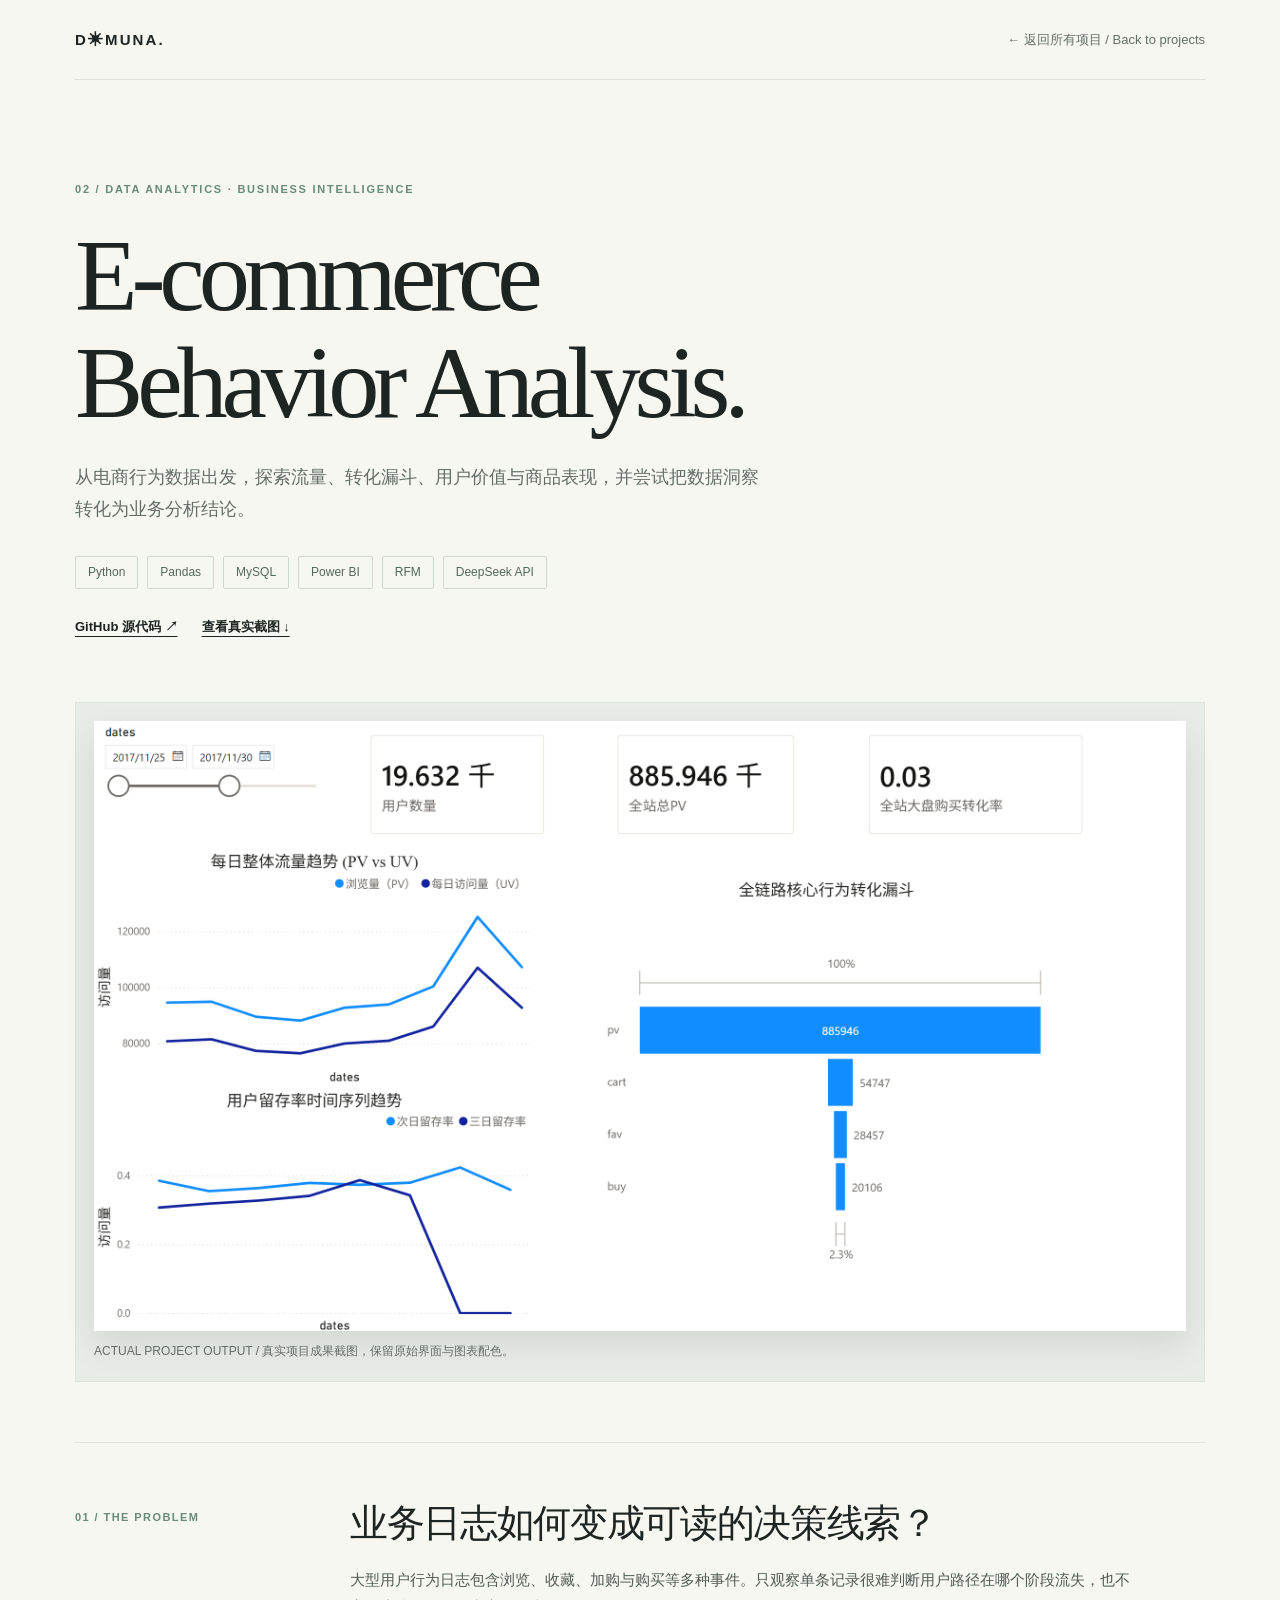
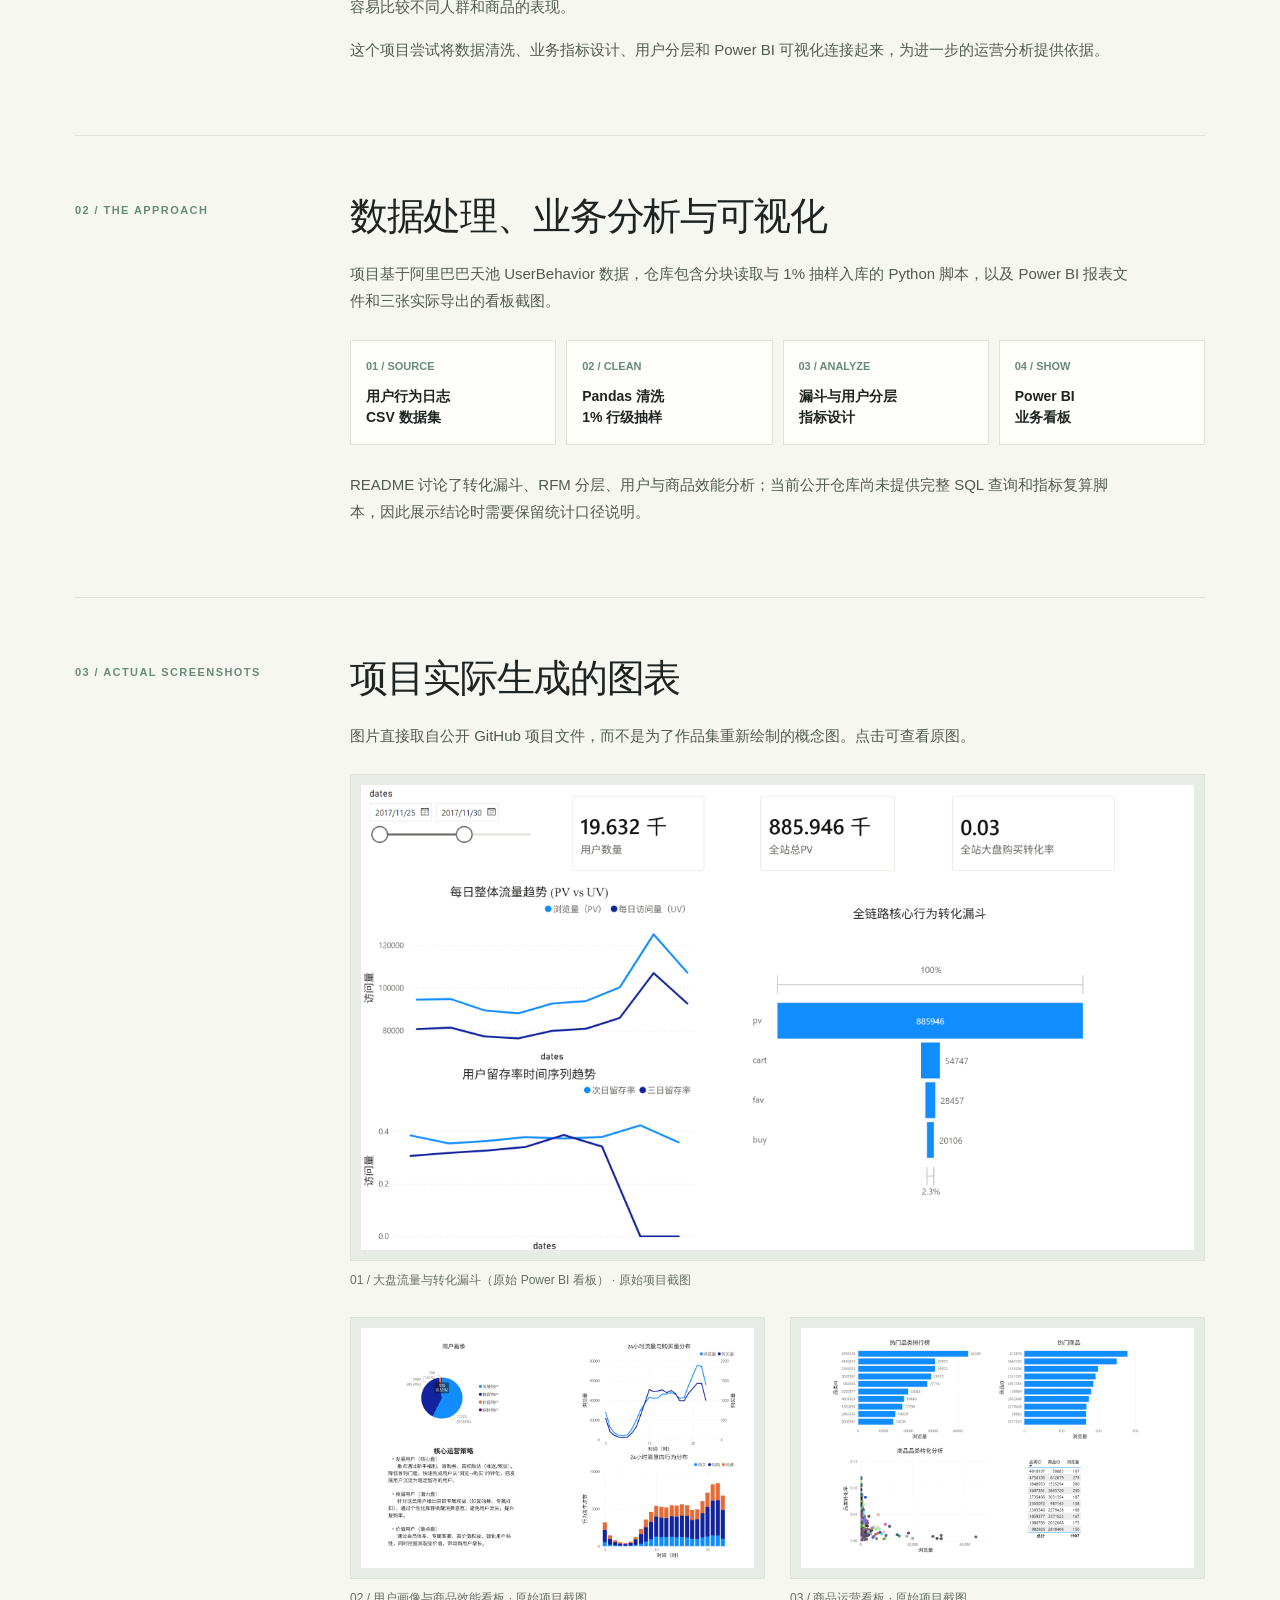
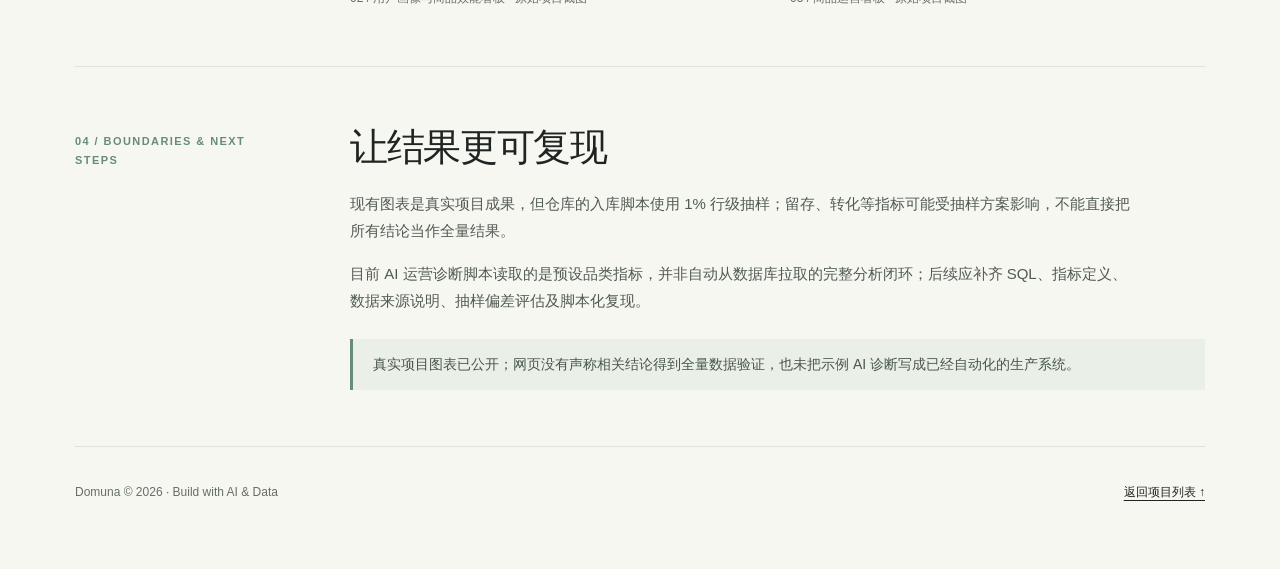
<file: projects/ecommerce-behavior-analysis/index.html>
<!doctype html><html lang="zh-CN"><head>
<meta charset="UTF-8"><meta name="viewport" content="width=device-width,initial-scale=1"><meta name="theme-color" content="#f7f7f2">
<title>E-commerce Behavior Analysis — Case Study | Domuna</title>
<meta name="description" content="Domuna 的电商用户行为分析案例：Python 数据抽样清洗、MySQL 分析方案、Power BI 看板，以及当前分析口径与可复现性限制。">
<link rel="canonical" href="https://domuna.github.io/projects/ecommerce-behavior-analysis/"><link rel="icon" type="image/svg+xml" href="../../favicon.svg">
<meta property="og:type" content="article"><meta property="og:title" content="E-commerce Behavior Analysis — Domuna"><meta property="og:description" content="从电商行为数据出发，探索流量、转化漏斗、用户价值与商品表现，并尝试把数据洞察转化为业务分析结论。">
<meta property="og:url" content="https://domuna.github.io/projects/ecommerce-behavior-analysis/"><meta property="og:image" content="https://domuna.github.io/assets/ecommerce-funnel.png">
<style>
:root{color-scheme:light;--bg:#f7f7f2;--ink:#1e2421;--muted:#656e66;--sage:#688b78;--line:#dfe3d9;--paper:#fefefa}
*{box-sizing:border-box}html{scroll-behavior:smooth}body{margin:0;background:var(--bg);color:var(--ink);font-family:Inter,-apple-system,BlinkMacSystemFont,"PingFang SC","Microsoft YaHei",sans-serif;line-height:1.8;-webkit-font-smoothing:antialiased}
a{color:inherit}a:focus-visible{outline:3px solid var(--sage);outline-offset:4px}img{max-width:100%}.wrap{width:min(1130px,calc(100% - 96px));margin-inline:auto}
nav{border-bottom:1px solid var(--line);display:flex;align-items:center;justify-content:space-between;min-height:80px;gap:24px}nav a{text-decoration:none;font-weight:600}nav .brand{letter-spacing:.14em;font-size:15px}nav .back{font-size:13px;color:var(--muted);font-weight:500}
.eyebrow{text-transform:uppercase;letter-spacing:.16em;color:var(--sage);font-size:11px;font-weight:700}.hero{padding:100px 0 48px}.hero h1{font:normal clamp(48px,8vw,106px)/1.05 Georgia,"Times New Roman",serif;letter-spacing:-.06em;max-width:850px;margin:22px 0 24px}.hero p{color:var(--muted);max-width:700px;font-size:18px;margin:0 0 30px}.tags{display:flex;flex-wrap:wrap;gap:9px;margin:20px 0 26px}.tags span{border:1px solid #cfd8cb;border-radius:2px;padding:5px 12px;color:#53685a;font-size:12px}.links{display:flex;gap:24px;flex-wrap:wrap}.links a{text-underline-offset:5px;font-size:13px;font-weight:600}
.hero-image{padding:18px;background:#e8ece7;border:1px solid var(--line);margin:15px 0 60px}.hero-image img{display:block;width:100%;object-fit:contain;background:white;box-shadow:0 15px 30px #1c31221a}.caption{margin-top:10px;font-size:12px;color:var(--muted)}
section.case{display:grid;grid-template-columns:210px 1fr;gap:65px;padding:56px 0;border-top:1px solid var(--line)}section.case h2{font:normal clamp(27px,3vw,38px)/1.3 Georgia,serif;letter-spacing:-.035em;margin:0 0 18px}section.case p{margin:0 0 16px;max-width:780px;color:#505b52;font-size:15px}.side{font-size:11px;letter-spacing:.13em;text-transform:uppercase;color:var(--sage);padding-top:9px;font-weight:700}
.flow{display:grid;grid-template-columns:repeat(4,minmax(0,1fr));gap:10px;margin:26px 0}.flow div{border:1px solid var(--line);background:var(--paper);padding:16px 15px;min-height:105px}.flow b{display:block;font-size:11px;color:var(--sage);margin-bottom:10px}.flow strong{font-size:14px;line-height:1.5;display:block}
.gallery{display:grid;grid-template-columns:1fr 1fr;gap:25px;margin-top:25px}.gallery figure{margin:0;min-width:0}.gallery a{display:block;background:#e8ece7;padding:10px;border:1px solid var(--line);text-decoration:none}.gallery img{display:block;width:100%;height:240px;object-fit:contain;background:white}.gallery figcaption{font-size:12px;color:var(--muted);padding-top:9px}.gallery .wide{grid-column:1/-1}.gallery .wide img{height:auto;max-height:610px;object-fit:contain}
.callout{border-left:3px solid var(--sage);padding:13px 20px;background:#eaf0e8;margin-top:25px;font-size:14px;color:#49564c}
footer{border-top:1px solid var(--line);padding:35px 0 65px;display:flex;align-items:center;justify-content:space-between;gap:20px;font-size:12px;color:var(--muted)}footer a{color:var(--ink);text-underline-offset:4px}
@media(max-width:750px){.wrap{width:calc(100% - 38px)}nav{min-height:65px}.hero{padding:70px 0 28px}.hero h1{font-size:clamp(43px,13vw,74px)}.hero p{font-size:15px}.hero-image{padding:6px;margin-bottom:30px}section.case{display:block;padding:36px 0}.side{margin:0 0 20px}.flow{grid-template-columns:repeat(2,minmax(0,1fr))}.gallery{grid-template-columns:1fr;gap:18px}.gallery .wide{grid-column:1}.gallery img,.gallery .wide img{height:auto;max-height:none}.links{gap:18px}footer{flex-wrap:wrap}}
@media(prefers-reduced-motion:reduce){html{scroll-behavior:auto}}

code{background:#e8ece7;padding:1px 5px;border-radius:3px;font-size:.93em;overflow-wrap:anywhere}.hero-image img{max-height:760px;object-fit:contain}
</style></head><body><div class="wrap"><nav aria-label="页面导航"><a class="brand" href="../../">D✳MUNA.</a><a class="back" href="../../#work">← 返回所有项目 / Back to projects</a></nav>
<main><header class="hero"><div class="eyebrow">02 / Data Analytics · Business Intelligence</div><h1>E-commerce<br>Behavior Analysis.</h1><p>从电商行为数据出发，探索流量、转化漏斗、用户价值与商品表现，并尝试把数据洞察转化为业务分析结论。</p>
<div class="tags"><span>Python</span><span>Pandas</span><span>MySQL</span><span>Power BI</span><span>RFM</span><span>DeepSeek API</span></div><div class="links"><a href="https://github.com/Domuna/ecommerce-behavior-analysis" target="_blank" rel="noopener noreferrer">GitHub 源代码 ↗</a><a href="#screenshots">查看真实截图 ↓</a></div></header>
<figure class="hero-image"><img src="../../assets/ecommerce-funnel.png" alt="真实 Power BI 大盘流量与转化漏斗仪表盘"><figcaption class="caption">ACTUAL PROJECT OUTPUT / 真实项目成果截图，保留原始界面与图表配色。</figcaption></figure>
<section class="case" id="problem"><div class="side">01 / The problem</div><div><h2>业务日志如何变成可读的决策线索？</h2><p>大型用户行为日志包含浏览、收藏、加购与购买等多种事件。只观察单条记录很难判断用户路径在哪个阶段流失，也不容易比较不同人群和商品的表现。</p><p>这个项目尝试将数据清洗、业务指标设计、用户分层和 Power BI 可视化连接起来，为进一步的运营分析提供依据。</p></div></section>
<section class="case" id="solution"><div class="side">02 / The approach</div><div><h2>数据处理、业务分析与可视化</h2><p>项目基于阿里巴巴天池 UserBehavior 数据，仓库包含分块读取与 1% 抽样入库的 Python 脚本，以及 Power BI 报表文件和三张实际导出的看板截图。</p><div class="flow"><div><b>01 / SOURCE</b><strong>用户行为日志<br>CSV 数据集</strong></div><div><b>02 / CLEAN</b><strong>Pandas 清洗<br>1% 行级抽样</strong></div><div><b>03 / ANALYZE</b><strong>漏斗与用户分层<br>指标设计</strong></div><div><b>04 / SHOW</b><strong>Power BI<br>业务看板</strong></div></div><p>README 讨论了转化漏斗、RFM 分层、用户与商品效能分析；当前公开仓库尚未提供完整 SQL 查询和指标复算脚本，因此展示结论时需要保留统计口径说明。</p></div></section>
<section class="case" id="screenshots"><div class="side">03 / Actual screenshots</div><div><h2>项目实际生成的图表</h2><p>图片直接取自公开 GitHub 项目文件，而不是为了作品集重新绘制的概念图。点击可查看原图。</p><div class="gallery"><figure class="wide"><a href="../../assets/ecommerce-funnel.png" target="_blank" rel="noopener noreferrer" aria-label="查看原始项目图表：01 / 大盘流量与转化漏斗（原始 Power BI 看板）"><img src="../../assets/ecommerce-funnel.png" loading="lazy" alt="01 / 大盘流量与转化漏斗（原始 Power BI 看板）"></a><figcaption>01 / 大盘流量与转化漏斗（原始 Power BI 看板） · 原始项目截图</figcaption></figure>
<figure class=""><a href="../../assets/ecommerce-audience.png" target="_blank" rel="noopener noreferrer" aria-label="查看原始项目图表：02 / 用户画像与商品效能看板"><img src="../../assets/ecommerce-audience.png" loading="lazy" alt="02 / 用户画像与商品效能看板"></a><figcaption>02 / 用户画像与商品效能看板 · 原始项目截图</figcaption></figure>
<figure class=""><a href="../../assets/ecommerce-products.png" target="_blank" rel="noopener noreferrer" aria-label="查看原始项目图表：03 / 商品运营看板"><img src="../../assets/ecommerce-products.png" loading="lazy" alt="03 / 商品运营看板"></a><figcaption>03 / 商品运营看板 · 原始项目截图</figcaption></figure></div></div></section>
<section class="case" id="reflection"><div class="side">04 / Boundaries & next steps</div><div><h2>让结果更可复现</h2><p>现有图表是真实项目成果，但仓库的入库脚本使用 1% 行级抽样；留存、转化等指标可能受抽样方案影响，不能直接把所有结论当作全量结果。</p><p>目前 AI 运营诊断脚本读取的是预设品类指标，并非自动从数据库拉取的完整分析闭环；后续应补齐 SQL、指标定义、数据来源说明、抽样偏差评估及脚本化复现。</p><div class="callout">真实项目图表已公开；网页没有声称相关结论得到全量数据验证，也未把示例 AI 诊断写成已经自动化的生产系统。</div></div></section>
</main><footer><span>Domuna © 2026 · Build with AI & Data</span><a href="../../#work">返回项目列表 ↑</a></footer></div></body></html>
</file>
<file: styles.css>
:root{--bg:#f7f7f2;--paper:#fefefa;--ink:#1e2421;--muted:#737a72;--subtle:#a5ada2;--line:#dfe3d9;--sage:#688b78;--sage-dark:#3c6451;--mint:#e7eee7;--serif:Georgia,'Times New Roman',serif;--font:Inter,'Helvetica Neue','PingFang SC','Microsoft YaHei',system-ui,sans-serif}
*{box-sizing:border-box}html{scroll-behavior:smooth;scroll-padding-top:100px}body{margin:0;color:var(--ink);background:var(--bg);font-family:var(--font);-webkit-font-smoothing:antialiased}a{color:inherit;text-decoration:none}button{font:inherit}button,a{-webkit-tap-highlight-color:transparent}button{cursor:pointer}button:focus-visible,a:focus-visible{outline:3px solid var(--sage);outline-offset:5px}::selection{background:#b7d1be;color:var(--ink)}.container{width:min(1352px,calc(100% - 112px));margin:auto}.progress-track{position:fixed;top:0;z-index:1000;width:100%;height:2px;pointer-events:none}.progress-track>div{height:100%;width:0;background:var(--sage-dark)}.site-header{position:relative;z-index:80;background:rgba(247,247,242,.93);backdrop-filter:blur(15px);border-bottom:1px solid var(--line)}.header-inner{height:84px;display:flex;align-items:center;justify-content:space-between}.wordmark{font-size:20px;font-weight:850;letter-spacing:-1.5px}.wordmark-star{font-weight:400;color:var(--sage);font-size:15px;vertical-align:2px;margin:0 1px}.wordmark-dot,.footer-logo span{color:var(--sage)}.desktop-nav{display:flex;gap:43px;margin-left:9%}.desktop-nav a,.header-github{font-size:12px;font-weight:650;transition:color .2s}.desktop-nav a:hover,.header-github:hover{color:var(--sage-dark)}.header-actions{display:flex;align-items:center;gap:24px}.header-github{border:1px solid var(--line);padding:12px 19px;border-radius:6px}.header-github span{margin-left:12px}.menu-toggle{display:none;background:none;border:0;width:44px;height:44px;position:relative}.menu-toggle span{position:absolute;left:9px;width:26px;height:2px;background:var(--ink);transition:transform .2s,top .2s;top:17px}.menu-toggle span+span{top:26px}.menu-toggle[aria-expanded="true"] span:first-child{transform:translateY(4.5px) rotate(45deg)}.menu-toggle[aria-expanded="true"] span+span{transform:translateY(-4.5px) rotate(-45deg)}.mobile-nav[hidden]{display:none}.mobile-nav{position:absolute;left:0;top:100%;background:var(--paper);padding:14px 24px 28px;width:100%;box-shadow:0 28px 32px #1e242119}.mobile-nav a{display:flex;justify-content:space-between;border-bottom:1px solid var(--line);padding:18px 5px;font-size:20px;font-weight:700}.mobile-nav a span{font-size:11px;color:var(--subtle)}
.hero{display:grid;grid-template-columns:minmax(0,1.02fr) minmax(0,.98fr);gap:40px;padding-top:116px;align-items:center;position:relative}.hero-copy{padding-bottom:70px}.eyebrow,.small-caps,.section-number{font-size:10px;letter-spacing:2px;font-weight:750}.eyebrow{display:flex;align-items:center;gap:10px;color:var(--sage-dark);white-space:nowrap}.eyebrow-mark{height:7px;width:7px;border-radius:100%;background:#7e9d83;box-shadow:0 0 0 4px #e6efe7}.eyebrow-divider{color:#a9b4a6}.hero h1{font-size:clamp(63px,6.45vw,108px);line-height:.97;letter-spacing:-.077em;font-weight:760;margin:32px 0 31px}.hero h1 em,.section-head h2 em,.section-sticky h2 em,.contact-inner h2 em{font-family:var(--serif);font-weight:400;letter-spacing:-.07em}.display-dot{color:var(--sage)}.hero-zh{font-weight:700;font-size:18px;letter-spacing:.02em;margin:0 0 15px}.hero-description{color:#666e67;font-size:14px;line-height:2;max-width:480px;margin:0}.hero-links{display:flex;align-items:center;gap:30px;margin-top:33px}.primary-button{border:1px solid var(--ink);display:inline-flex;align-items:center;justify-content:space-between;gap:30px;border-radius:4px;background:var(--ink);color:#fff;padding:17px 21px;font-size:12px;font-weight:750;min-height:50px;transition:transform .2s,background .2s}.primary-button:hover{transform:translateY(-3px);background:#3b5144}.primary-button span{font-size:19px;font-weight:400}.text-link,.underlined-link{font-size:12px;font-weight:750;border-bottom:1px solid var(--ink);padding-bottom:8px;transition:color .2s}.text-link:hover,.underlined-link:hover{color:var(--sage-dark)}.hero-showcase{position:relative;padding:36px 0 69px}.showcase-topline{display:flex;justify-content:space-between;padding:0 10px 18px;color:#7a8479}.showcase-index{font-size:10px;letter-spacing:1.2px}.signal-dot{display:inline-block;width:7px;height:7px;background:#779b78;border-radius:50%;margin-left:8px;box-shadow:0 0 0 4px #dce9dc}.dashboard-shell{background:#e7ebe4;padding:18px;border:1px solid #dbe3da;border-radius:17px;box-shadow:16px 24px 0 #eef0e9,0 42px 74px #29332919;transform:rotate(-1.7deg);transition:transform .5s ease}.hero-showcase:hover .dashboard-shell{transform:rotate(0)}.dash-heading{background:#fff;display:flex;align-items:center;gap:10px;padding:14px 17px;border-radius:8px 8px 0 0;border-bottom:1px solid #eaeee7}.dash-app-icon{width:28px;height:28px;border-radius:8px;background:#eaf2ea;color:#618b70;display:flex;align-items:center;justify-content:center;font-size:20px}.dash-heading strong,.dash-heading span{display:block}.dash-heading strong{font-size:11px}.dash-heading span{font-size:9px;color:#a0a8a0;margin-top:3px}.window-controls{margin-left:auto;display:flex;gap:5px}.window-controls i{display:block;height:7px;width:7px;background:#e5e9e2;border-radius:50%}.dash-inner{background:#fff;padding:23px;border-radius:0 0 9px 9px}.dash-toolbar{display:flex;justify-content:space-between;align-items:center}.toolbar-text span,.toolbar-text strong{display:block}.tiny-label{font-size:8px;font-weight:700;letter-spacing:1.5px;color:#93a095}.toolbar-text strong{font-size:17px;letter-spacing:-.5px;margin-top:8px}.fake-dropdown{font-size:9px;color:#627668;background:#f2f5ef;padding:9px 12px;border-radius:5px}.fake-dropdown span{margin-left:14px}.dash-metrics{display:grid;grid-template-columns:repeat(3,1fr);gap:9px;margin-top:20px}.dash-metrics>div{border:1px solid #e9eee7;padding:12px;border-radius:6px}.dash-metrics span,.dash-metrics strong{display:block}.dash-metrics span{font-size:9px;color:#929c91}.dash-metrics strong{font-size:12px;margin-top:6px}.chart-block{margin-top:12px;border:1px solid #e9eee7;border-radius:6px;padding:13px 15px 8px}.chart-header{display:flex;justify-content:space-between;align-items:center;font-size:10px;font-weight:750}.chart-badge{font-size:7px;letter-spacing:1px;color:#9da79d;background:#f2f4f0;padding:5px}.hero-graph{width:100%;height:auto;display:block;margin-top:8px}.animated-chart-path{stroke-dasharray:750;stroke-dashoffset:750;animation:drawline 2.6s ease forwards .35s}@keyframes drawline{to{stroke-dashoffset:0}}.dash-insight{display:flex;align-items:center;gap:10px;background:#f1f6f0;padding:11px;border-radius:6px;margin-top:12px}.insight-icon{font-size:24px;color:#668f73}.dash-insight p{margin:0;font-size:9px;color:#708374;line-height:1.7;flex:1}.dash-insight strong{font-size:10px;color:#385c43}.dash-insight>span:last-child{color:#4a7257}.floating-note{position:absolute;left:-45px;bottom:36px;background:#fff;border:1px solid #e3e8df;border-radius:8px;padding:16px 20px;box-shadow:0 15px 35px #2b3e2c18;display:flex;align-items:center;gap:13px;transform:rotate(2.5deg);animation:floaty 5s ease-in-out infinite}.float-orbit{font-size:29px;color:#728f78}.floating-note strong,.floating-note small{display:block}.floating-note strong{font-size:11px}.floating-note small{font-size:9px;color:#8c968a;margin-top:4px}@keyframes floaty{50%{transform:translateY(-9px) rotate(2.5deg)}}.concept-note{text-align:right;margin:42px 12px 0;font-size:9px;letter-spacing:1.3px;color:#919990}.hero-footer{grid-column:1/-1;display:flex;justify-content:space-between;border-top:1px solid var(--line);padding:25px 0 36px;font-size:10px;letter-spacing:1.6px;color:#7e897e}.hero-footer a{font-weight:750;color:#414c43}.hero-footer a span{font-size:16px;margin-left:12px}
.section{padding:134px 0}.work-section{background:#f0f1eb}.section-head{display:flex;justify-content:space-between;align-items:end;gap:26px;margin-bottom:50px}.section-number{color:var(--sage-dark)}.section-head h2,.section-sticky h2{font-size:clamp(52px,5.4vw,80px);letter-spacing:-.07em;line-height:1.06;margin:18px 0}.section-head p,.section-sticky p{font-size:13px;color:#767f76;line-height:1.9}.section-aside{font-size:10px;color:#9aa49a;line-height:1.9;letter-spacing:1.3px;text-align:right}.filters{display:flex;align-items:center;gap:8px;margin-bottom:28px;flex-wrap:wrap}.filter{background:transparent;border:1px solid #d5dcd2;color:#737e74;padding:11px 19px;border-radius:50px;font-size:11px;font-weight:700;min-height:42px;transition:background .2s,color .2s,border .2s}.filter:hover{border-color:#82998b;color:var(--ink)}.filter.active{background:var(--ink);border-color:var(--ink);color:#fff}.filter span{margin-left:10px;opacity:.6}.projects-grid{display:grid;grid-template-columns:1fr 1fr;gap:24px}.project-card{min-width:0}.project-card[hidden]{display:none}.project-featured{grid-column:1/-1}.project-open{width:100%;border:0;background:transparent;text-align:left;padding:0;display:block;color:inherit}.project-art{height:335px;border-radius:5px;position:relative;overflow:hidden;isolation:isolate;transition:filter .25s}.project-featured .project-art{height:515px}.project-open:hover .project-art{filter:saturate(1.07)}.project-open:hover .project-arrow{background:var(--ink);color:#fff;transform:translate(3px,-3px)}.art-corner-label,.visual-disclaimer{position:absolute;z-index:3;color:#728077;font-size:9px;letter-spacing:1.3px;font-weight:750;top:21px;left:24px}.visual-disclaimer{top:auto;bottom:18px;right:19px;left:auto;opacity:.6;font-size:8px}.agent-art{display:flex;align-items:center;justify-content:center;background:#dfe8de;background-image:radial-gradient(#a9c2ad55 1px,transparent 1px);background-size:23px 23px}.agent-mock{height:83%;width:78%;background:#fefefa;border:1px solid #d5dfd3;box-shadow:20px 24px 30px #39594718;display:flex;border-radius:10px;transform:perspective(1100px) rotateX(2deg) rotateY(-8deg) translateY(9px);transition:transform .5s}.project-open:hover .agent-mock{transform:perspective(1100px) rotateX(0deg) rotateY(-2deg) translateY(0)}.agent-side{background:#f0f3ed;width:65px;display:flex;align-items:center;flex-direction:column;gap:14px;padding:19px 12px;position:relative;border-radius:10px 0 0 10px;border-right:1px solid #e2e8e0}.agent-symbol{font-size:24px;color:#67967b;margin-bottom:14px}.small-block{display:block;width:23px;height:5px;background:#d2dbd0;border-radius:5px}.small-block.short{width:15px}.sidebar-bottom{position:absolute;bottom:20px;color:#a6b6aa;font-size:10px}.agent-panel{flex:1;min-width:0;padding:30px 36px;display:flex;flex-direction:column}.panel-overline{font-size:9px;color:#8d9f90;letter-spacing:1.5px;display:flex;justify-content:space-between}.panel-overline span{color:#8fac92}.agent-title{font-size:clamp(22px,3vw,41px);letter-spacing:-1.6px;font-weight:780;margin-top:18px}.agent-title span{color:#8ba992}.mock-stats{display:grid;grid-template-columns:repeat(3,1fr);gap:12px;margin:20px 0}.mock-stats>div{background:#f5f7f2;padding:12px 15px;min-width:0}.mock-stats span{font-size:8px;letter-spacing:1px;color:#97a399}.mock-stats strong{font-size:13px;display:block;margin-top:6px}.mock-chart-bars{height:120px;display:flex;align-items:end;gap:9px;padding:15px 8px 0;border-bottom:1px solid #dce6dc;background:repeating-linear-gradient(to top,transparent 0 29px,#edf1eb 30px)}.mock-chart-bars i{height:var(--h);flex:1;min-width:0;border-radius:3px 3px 0 0;background:#8fae9a;transition:height .7s}.mock-chart-bars i:nth-child(3n){background:#5c8670}.mock-chart-bars i:nth-child(4n){background:#bbd0be}.agent-input{padding:13px 15px;border:1px solid #dfe6db;margin-top:auto;border-radius:6px;display:flex;justify-content:space-between;color:#9aa79b;font-size:10px}.agent-input span:last-child{color:#517d60;font-size:18px}.commerce-art{background:#e3e5d9;padding:58px 70px 28px;display:flex;justify-content:center}.commerce-poster{width:min(100%,400px);background:#f9faf6;box-shadow:15px 18px 0 #ced8ce;display:flex;flex-direction:column;padding:23px 29px;transform:rotate(-4deg);transition:transform .5s}.project-open:hover .commerce-poster{transform:rotate(-1deg) translateY(-6px)}.poster-kicker{font-size:9px;color:#8b968b;letter-spacing:1px}.commerce-funnel{margin:12px auto;display:flex;flex-direction:column;align-items:center;width:100%;gap:5px}.funnel-row{height:24px;background:#9cbaa4;border-radius:2px;clip-path:polygon(0% 0%,100% 0%,90% 100%,10% 100%)}.f1{width:92%;background:#345b48}.f2{width:76%;background:#5c836b}.f3{width:58%;background:#8cac94}.f4{width:38%;background:#bed0bb}.poster-foot{border-top:1px solid #e2e8de;margin-top:auto;padding-top:12px;display:flex;justify-content:space-between;font-size:22px;letter-spacing:-1.2px;font-weight:780;line-height:1.06}.poster-foot span:last-child{font-size:22px;font-weight:400;color:#6e9b7a}.campus-art{background:#d9e7e2}.campus-network{position:absolute;inset:0}.campus-network>svg{position:absolute;inset:0;width:100%;height:100%}.node{position:absolute;width:13px;height:13px;background:#679d89;border-radius:50%;box-shadow:0 0 0 7px #d7e7df;z-index:1}.n1{top:22%;left:17%}.n2{top:48%;left:35%}.n3{top:29%;left:56%}.n4{top:59%;left:77%}.n5{top:25%;left:88%}.n6{top:82%;left:27%}.n7{top:80%;left:69%}.network-text{position:absolute;left:12%;top:35%;font-size:37px;line-height:1.06;letter-spacing:-1.5px;font-weight:750;background:#eaf3ebce;padding:12px 15px}.network-text em{font-family:var(--serif);font-weight:400}.project-info{display:flex;justify-content:space-between;gap:16px;padding:25px 1px 39px}.project-meta{color:#7f8c80;font-size:10px;letter-spacing:1.3px;font-weight:750}.project-info h3{font-size:clamp(21px,2.15vw,28px);font-weight:750;letter-spacing:-.85px;margin:12px 0 8px}.project-info p{font-size:13px;color:#778077;margin:0 0 17px;line-height:1.8}.tag-list{display:flex;flex-wrap:wrap;gap:6px}.tag-list span{font-size:10px;border:1px solid #d4dbd0;border-radius:2px;color:#7c887d;padding:7px 9px}.project-arrow{width:45px;height:45px;border:1px solid #ccd5cb;display:grid;place-items:center;border-radius:50%;font-size:20px;flex-shrink:0;transition:all .25s}.empty-results{padding:40px;border:1px dashed var(--line);text-align:center;color:var(--muted)}.future-strip{display:flex;align-items:center;gap:36px;border-top:1px solid #cdd6cb;padding:29px 4px;margin-top:40px}.future-label{font-size:10px;color:#738875;letter-spacing:1.3px;display:flex;align-items:center;gap:13px;min-width:180px}.small-orbit{font-size:26px}.future-strip>div:nth-child(2){flex:1}.future-strip strong{font-size:18px}.future-strip p{font-size:12px;color:#848e83;line-height:1.7;margin:6px 0 0}.future-status{font-size:10px;letter-spacing:1px;color:#8e9b8d;white-space:nowrap}
.experience-section{background:var(--paper)}.experience-layout{display:grid;grid-template-columns:.8fr 1.2fr;gap:13%}.section-sticky h2{margin-top:28px}.section-sticky p{max-width:310px}.experience-content{border-top:2px solid var(--ink);padding-top:25px}.exp-top{display:flex;justify-content:space-between;align-items:center}.exp-pill{font-size:9px;letter-spacing:1.4px;color:var(--sage-dark);font-weight:700}.exp-pill .signal-dot{margin:0 10px 0 0}.exp-index{color:#a3aba1;font-size:11px}.experience-content h3{font-size:clamp(27px,3.6vw,48px);letter-spacing:-1.5px;margin:43px 0 9px}.exp-sub{color:var(--sage-dark);font-size:13px;font-weight:700}.exp-description{font-size:14px;line-height:2.1;color:#6d786f;max-width:560px;margin:26px 0 30px}.exp-steps{display:grid;grid-template-columns:repeat(3,1fr);border-top:1px solid var(--line);border-bottom:1px solid var(--line)}.exp-steps>div{padding:24px 12px 24px 0}.exp-steps>div+div{border-left:1px solid var(--line);padding-left:20px}.exp-steps span,.exp-steps strong,.exp-steps small{display:block}.exp-steps span{font-size:10px;color:#a2b1a2;margin-bottom:20px}.exp-steps strong{font-size:17px;letter-spacing:-.5px}.exp-steps small{font-size:11px;color:#8a968a;margin-top:8px}.pending-note{font-size:11px;color:#9da79d;margin-top:22px;line-height:1.8}
.about-section{background:#f0f1eb}.about-grid{display:grid;grid-template-columns:1fr 1fr;gap:12%;margin-top:68px}.about-intro p{font-size:clamp(16px,2vw,22px);line-height:1.8;font-weight:520;letter-spacing:-.35px;margin:0 0 22px}.about-intro p span{color:var(--sage-dark);font-weight:750}.about-intro p+p{font-size:14px;color:#758075;line-height:2.1}.underlined-link{display:inline-block;margin-top:14px}.capabilities{border-top:1px solid #cfd9cd}.cap-line{display:flex;gap:20px;border-bottom:1px solid #cfd9cd;padding:25px 0}.cap-line>span{font-size:10px;color:#9aa99b;min-width:32px}.cap-line h3{margin:0 0 8px;font-size:19px;letter-spacing:-.6px}.cap-line p{color:#879185;font-size:12px;margin:0;line-height:1.8}.process-block{margin-top:115px;border:1px solid #d0dace;background:#f7f8f3}.process-head{display:flex;justify-content:space-between;padding:22px 28px;font-size:10px;letter-spacing:1.5px;color:#6f8370;border-bottom:1px solid #d0dace}.process-grid{display:grid;grid-template-columns:repeat(4,1fr)}.process-grid>div{padding:31px 29px 40px;min-height:175px}.process-grid>div+div{border-left:1px solid #d0dace}.process-grid span{display:block;color:#8b9e8c;font-size:9px;letter-spacing:1.1px;margin-bottom:28px}.process-grid strong{font-size:18px;line-height:1.3;letter-spacing:-.65px}
.contact-section{padding:140px 0;background:#e0e9de}.contact-inner{text-align:center}.contact-header{display:flex;justify-content:space-between;text-align:left}.contact-header>span+span{font-size:10px;color:#7e8c7e;letter-spacing:1.3px}.contact-inner h2{font-size:clamp(54px,8.5vw,118px);letter-spacing:-.086em;line-height:1.03;margin:50px auto 27px}.contact-inner p{font-size:14px;color:#647566;line-height:1.9}.contact-buttons{display:flex;gap:13px;justify-content:center;align-items:center;margin-top:32px}.secondary-button{background:transparent;border:1px solid #97ad9a;border-radius:4px;padding:16px 21px;display:inline-flex;gap:24px;min-height:50px;align-items:center;font-size:12px;font-weight:750;color:#345542}.secondary-button span{font-size:10px;color:#829985}.secondary-button:hover{background:#d2e1d2}.contact-inner .resume-note{font-size:11px;color:#829383}.site-footer{padding:31px 0;background:#1e2820;color:#c6d1c7}.footer-inner{display:flex;align-items:center;justify-content:space-between;gap:20px}.footer-logo{font-size:19px;font-weight:850;letter-spacing:-1.2px;color:#fff}.footer-inner p{font-size:11px;color:#8da18f}.footer-inner>div{display:flex;gap:25px;font-size:10px;letter-spacing:.6px}.footer-inner a:hover{color:#fff}
.project-dialog{width:min(720px,calc(100% - 32px));max-height:min(90vh,890px);padding:0;border:1px solid #dae3d9;border-radius:10px;background:var(--paper);color:var(--ink);box-shadow:0 30px 90px #0c201b60}.project-dialog::backdrop{background:rgba(18,30,23,.6);backdrop-filter:blur(3px)}.dialog-scroll{max-height:min(90vh,890px);overflow:auto}.dialog-top{display:flex;align-items:center;justify-content:space-between;border-bottom:1px solid var(--line);padding:22px 34px}.dialog-kicker{font-size:10px;letter-spacing:1.5px;color:var(--sage-dark);font-weight:750}.dialog-close{width:44px;height:44px;background:var(--mint);border:0;border-radius:50%;font-size:29px;color:#3f6b4e}.dialog-body{padding:35px}.dialog-body h2{font-size:clamp(32px,5vw,54px);margin:0 0 12px;letter-spacing:-2px}.dialog-body .dialog-sub{font-size:14px;color:#758278;line-height:1.9;margin-bottom:25px}.dialog-body .dialog-tags{display:flex;gap:8px;flex-wrap:wrap;margin-bottom:33px}.dialog-body .dialog-tags span{border:1px solid var(--line);padding:8px 11px;color:#657966;font-size:11px;border-radius:3px}.dialog-body h3{font-size:12px;color:#3d6347;letter-spacing:1.5px;margin:27px 0 9px}.dialog-body p{font-size:14px;line-height:2;color:#617166;margin:0}.dialog-repo{display:inline-flex;background:var(--ink);color:#fff;padding:15px 19px;border-radius:4px;margin-top:32px;font-size:12px;font-weight:700}.dialog-warning{font-size:11px!important;color:#8a938a!important;margin-top:16px!important}.toast{position:fixed;bottom:25px;left:50%;transform:translateX(-50%);z-index:200;background:#26372c;color:#fff;border-radius:5px;padding:14px 22px;box-shadow:0 15px 40px #0c201b36;font-size:12px;text-align:center}.toast[hidden]{display:none}.reveal{opacity:1;transform:none}.js-enhanced .reveal:not(.is-visible){opacity:0;transform:translateY(24px)}.js-enhanced .reveal{transition:opacity .65s ease,transform .65s ease}.js-enhanced .reveal.is-visible{opacity:1;transform:translateY(0)}
@media(max-width:1150px){.container{width:min(100% - 72px,1352px)}.hero{gap:15px}.hero h1{font-size:clamp(63px,7vw,88px)}.eyebrow{font-size:9px;gap:7px}.agent-panel{padding:22px 24px}.hero-showcase{padding-left:15px}.floating-note{left:-12px}.project-featured .project-art{height:450px}}
@media(max-width:900px){.desktop-nav{gap:23px;margin-left:0}.header-inner{height:75px}.hero{padding-top:82px;grid-template-columns:1fr;gap:10px}.hero-copy{padding-bottom:10px}.hero h1{font-size:clamp(65px,10vw,95px)}.hero-description{max-width:620px}.hero-showcase{padding:0 0 26px;margin:0 auto;width:min(650px,93%)}.hero-footer{margin-top:30px}.dashboard-shell{transform:rotate(-1deg)}.experience-layout{gap:5%}.project-featured .project-art{height:440px}.process-grid>div{padding:27px 18px}.network-text{font-size:30px}}
@media(max-width:640px){.container{width:calc(100% - 40px)}.site-header{position:sticky;top:0}.header-inner{height:67px}.wordmark{font-size:19px}.desktop-nav,.header-github{display:none}.menu-toggle{display:block}.hero{padding-top:62px}.eyebrow{font-size:8px;letter-spacing:.65px;gap:6px}.hero h1{font-size:clamp(55px,12.6vw,82px);margin:27px 0 25px}.hero-zh{font-size:16px}.hero-description{font-size:13px}.hero-links{margin-top:26px;gap:23px}.hero-showcase{width:100%;margin-top:45px;padding:0 5px 20px}.dashboard-shell{padding:11px;border-radius:10px;box-shadow:9px 13px 0 #eef0e9,0 23px 50px #2933291c}.showcase-topline{padding-bottom:12px}.small-caps,.showcase-index{font-size:8px;letter-spacing:1px}.dash-inner{padding:11px}.dash-heading{padding:10px}.dash-toolbar{margin-top:5px}.toolbar-text strong{font-size:14px}.dash-metrics>div{padding:8px}.dash-metrics strong{font-size:10px}.chart-block{padding:8px}.dash-insight{padding:8px}.floating-note{left:-9px;bottom:6px;padding:9px 11px}.floating-note strong{font-size:9px}.floating-note small{font-size:8px}.float-orbit{font-size:21px}.concept-note{margin:21px 5px 0;font-size:8px}.hero-footer{padding:20px 0 26px;font-size:8px;letter-spacing:.6px;gap:10px}.hero-footer a span{margin-left:4px}.section{padding:85px 0}.section-head{align-items:start;gap:12px;margin-bottom:32px}.section-head h2,.section-sticky h2{font-size:clamp(46px,11vw,65px);margin-top:14px}.section-head p{font-size:12px}.section-aside{display:none}.filters{overflow-x:auto;flex-wrap:nowrap;scrollbar-width:none;margin-right:-20px;padding-right:20px}.filters::-webkit-scrollbar{display:none}.filter{flex-shrink:0;padding:10px 14px}.projects-grid{grid-template-columns:1fr;gap:0}.project-featured{grid-column:auto}.project-art{height:300px}.project-featured .project-art{height:345px}.agent-mock{width:89%;height:72%;transform:perspective(900px) rotateY(-5deg)}.agent-panel{padding:15px}.agent-side{width:43px;padding:12px 5px}.agent-symbol{font-size:20px}.agent-title{font-size:24px;margin-top:10px}.mock-stats{margin:13px 0;gap:5px}.mock-stats>div{padding:7px}.mock-stats strong{font-size:9px}.mock-stats span{font-size:6px}.mock-chart-bars{height:79px;gap:5px}.agent-input{padding:8px;font-size:8px}.commerce-art{padding:50px 44px 23px}.project-info{padding:18px 1px 35px}.project-info h3{font-size:23px}.future-strip{flex-wrap:wrap;gap:12px;margin-top:16px}.future-label{width:100%}.future-status{margin-left:auto}.experience-layout,.about-grid{grid-template-columns:1fr;gap:40px}.experience-content h3{margin-top:34px}.exp-steps{grid-template-columns:repeat(3,1fr)}.exp-steps>div{padding:20px 10px 20px 0}.exp-steps>div+div{padding-left:12px}.exp-steps strong{font-size:13px}.exp-steps small{font-size:9px}.about-grid{margin-top:36px}.process-block{margin-top:70px}.process-head{padding:18px;gap:14px;font-size:8px}.process-grid{grid-template-columns:1fr 1fr}.process-grid>div{padding:22px 18px;min-height:145px}.process-grid>div:nth-child(3){border-left:0;border-top:1px solid #d0dace}.process-grid>div:nth-child(4){border-top:1px solid #d0dace}.process-grid span{margin-bottom:20px;font-size:8px}.process-grid strong{font-size:16px}.contact-section{padding:90px 0}.contact-header>span+span{font-size:8px}.contact-inner h2{font-size:clamp(49px,11.4vw,76px);margin-top:42px}.contact-inner p{font-size:13px}.contact-buttons{gap:8px}.primary-button,.secondary-button{gap:10px;padding:14px;font-size:11px}.secondary-button span{font-size:9px}.footer-inner{flex-wrap:wrap}.footer-inner p{order:3;flex-basis:100%;margin:0}.footer-inner>div{gap:12px}.dialog-top{padding:13px 18px}.dialog-body{padding:26px 21px}}
@media(max-width:370px){.container{width:calc(100% - 30px)}.hero h1{font-size:54px}.eyebrow{font-size:7px;gap:4px}.hero-links{gap:16px}.primary-button{gap:12px;padding:14px}.text-link{font-size:11px}.hero-footer{font-size:7px}.floating-note{display:none}.fake-dropdown{display:none}.mock-stats strong{font-size:8px}.project-featured .project-art{height:295px}.agent-title{font-size:20px}.commerce-art{padding:50px 30px 23px}.network-text{font-size:26px}.contact-buttons{flex-wrap:wrap}}
@media(prefers-reduced-motion:reduce){html{scroll-behavior:auto}*,*::before,*::after{animation-duration:.01ms!important;animation-iteration-count:1!important;transition-duration:.01ms!important}.js-enhanced .reveal:not(.is-visible){opacity:1;transform:none}.animated-chart-path{stroke-dashoffset:0}}
@media(max-width:370px){.filters{margin-right:-15px;padding-right:15px}}


/* V1.3 · Authentic project screenshots. Keep original chart colors and UI. */
.project-art.real-screenshot-art{background:#e7eae5;background-image:none;display:flex;align-items:center;justify-content:center;padding:53px 25px 34px}
.real-screenshot-frame{width:100%;height:100%;max-width:1080px;padding:8px;background:#fff;border:1px solid #d3d8d1;border-radius:6px;box-shadow:0 18px 32px #192e201f;overflow:hidden;transition:transform .35s}
.real-screenshot-frame img{display:block;width:100%;height:100%;object-fit:contain;object-position:center;background:#fff}
.project-open:hover .real-screenshot-frame{transform:translateY(-3px)}
.real-screenshot-art .art-corner-label{background:#f9faf7e8;border:1px solid #dce2d9;color:#536458;border-radius:4px;top:12px;left:15px;padding:5px 8px;letter-spacing:.9px}
.real-screenshot-art .visual-disclaimer{background:#f9faf7e8;border:1px solid #dce2d9;border-radius:3px;color:#566258;opacity:1;bottom:9px;right:14px;padding:5px 8px;font-size:8px;letter-spacing:.55px}
.dialog-gallery{display:grid;grid-template-columns:1fr 1fr;gap:16px;margin:16px 0 23px}
.dialog-gallery figure{margin:0;min-width:0}
.dialog-gallery a{display:block;background:#f2f3f1;border:1px solid #dce2d9;border-radius:5px;padding:7px}
.dialog-gallery img{display:block;width:100%;height:180px;object-fit:contain;background:#fff}
.dialog-gallery figcaption{margin-top:7px;font-size:11px;line-height:1.6;color:#728077}
@media(max-width:640px){.project-art.real-screenshot-art{padding:48px 12px 30px}.real-screenshot-frame{padding:5px}.real-screenshot-art .art-corner-label{font-size:8px}.real-screenshot-art .visual-disclaimer{font-size:7px}.dialog-gallery{grid-template-columns:1fr}.dialog-gallery img{height:auto;max-height:300px;object-fit:contain}}
@media(prefers-reduced-motion:reduce){.real-screenshot-frame{transition:none}}

/* V1.4 · Independent case study links */
.featured-case-link{display:flex;justify-content:flex-end;padding:0 0 20px;margin-top:-2px}.featured-case-link a{font-size:12px;line-height:1.6;color:var(--sage-dark);font-weight:650;text-decoration:underline;text-underline-offset:5px}.featured-case-link a:hover{color:var(--ink)}.dialog-case-link{display:inline-block;margin:14px 0 8px;padding:11px 15px;background:#e8eee7;border:1px solid #ccdacb;border-radius:3px;font-size:13px;font-weight:650;text-decoration:none;color:#345642}.dialog-case-link:hover{background:#d7e5d8}
</file>
